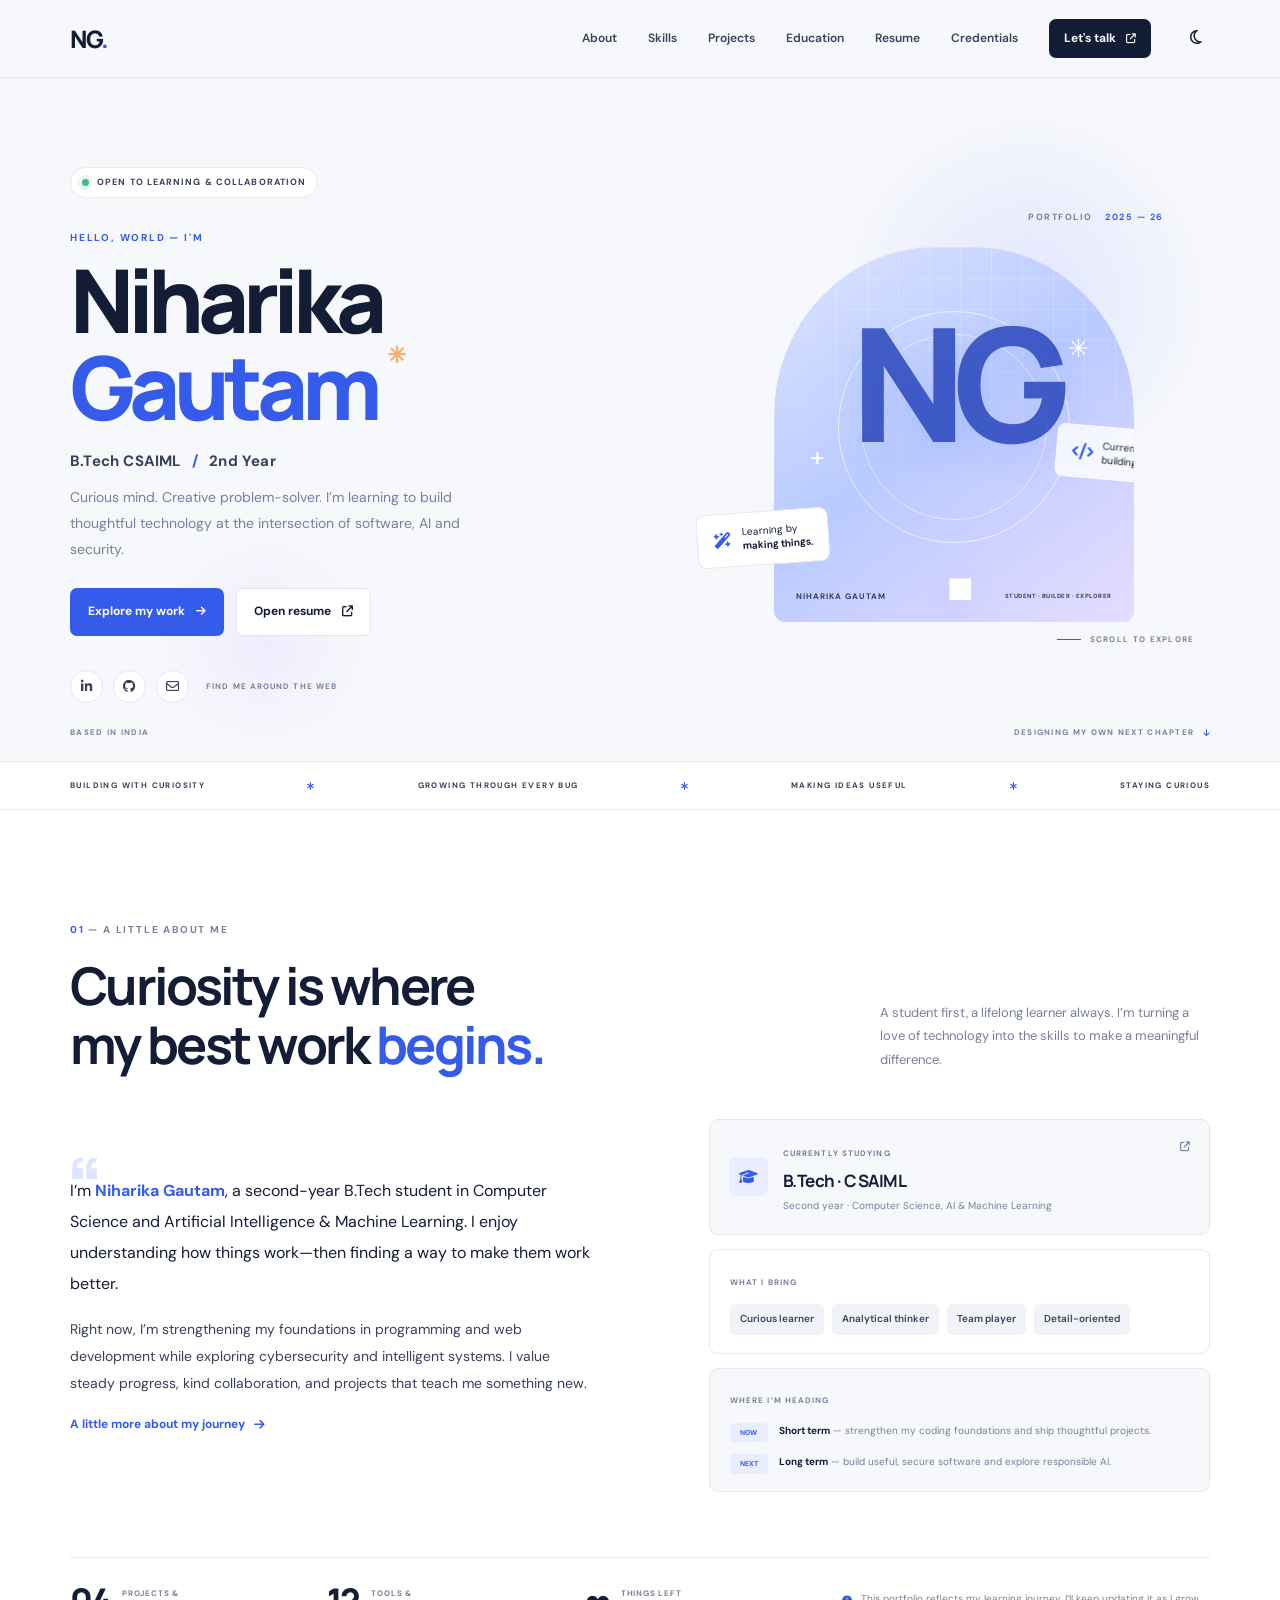
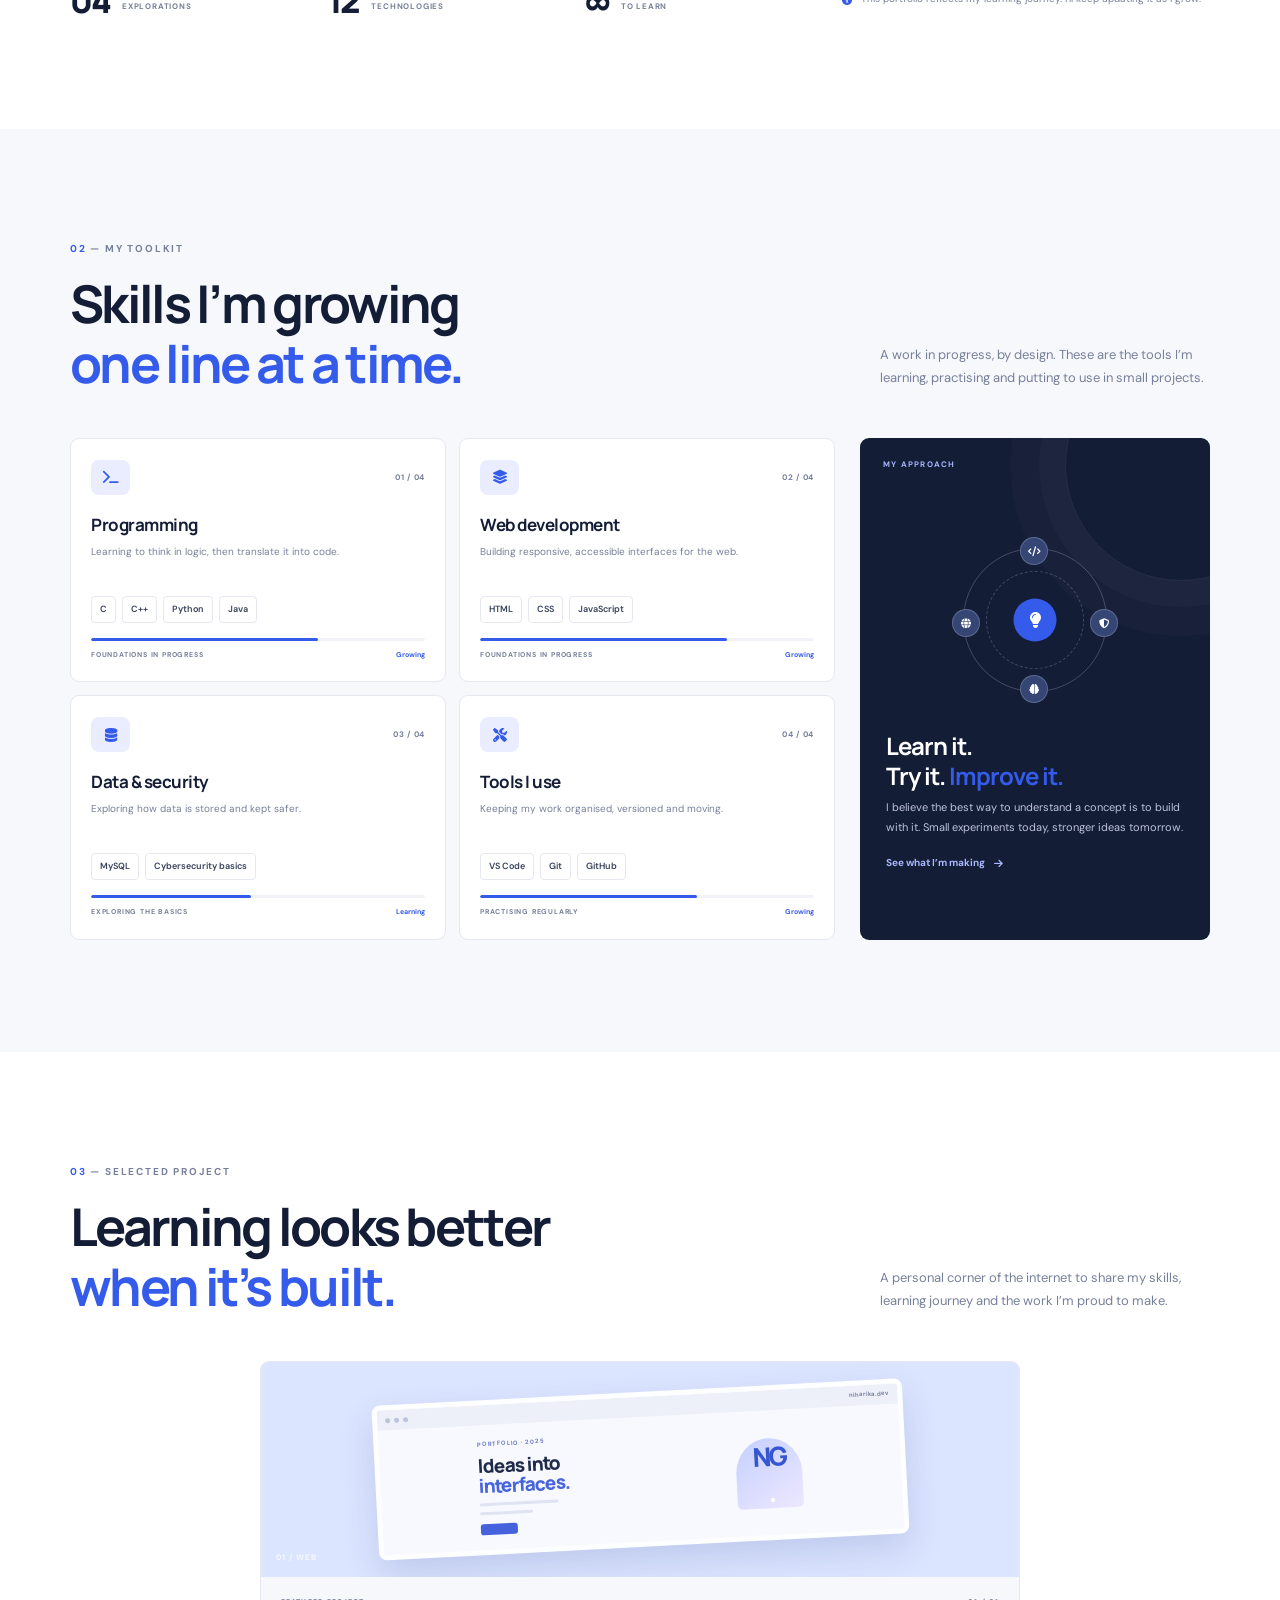
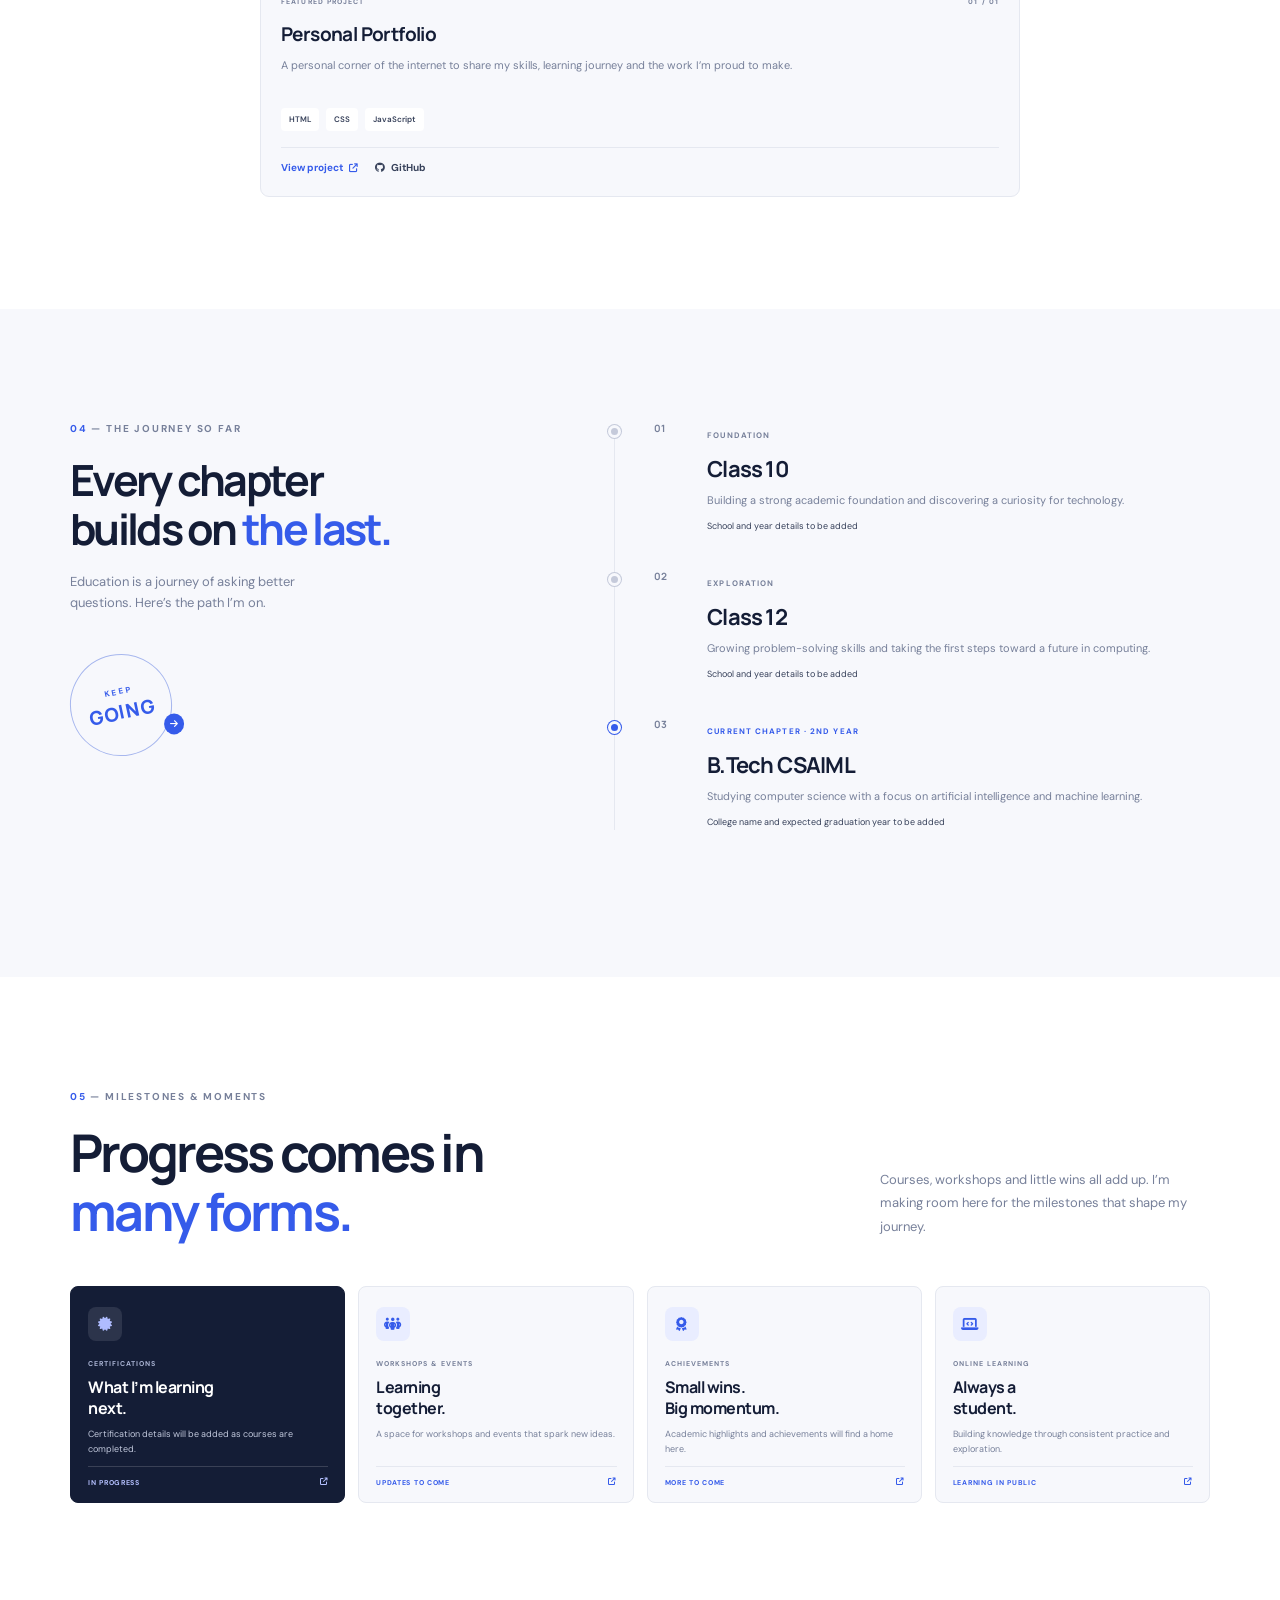
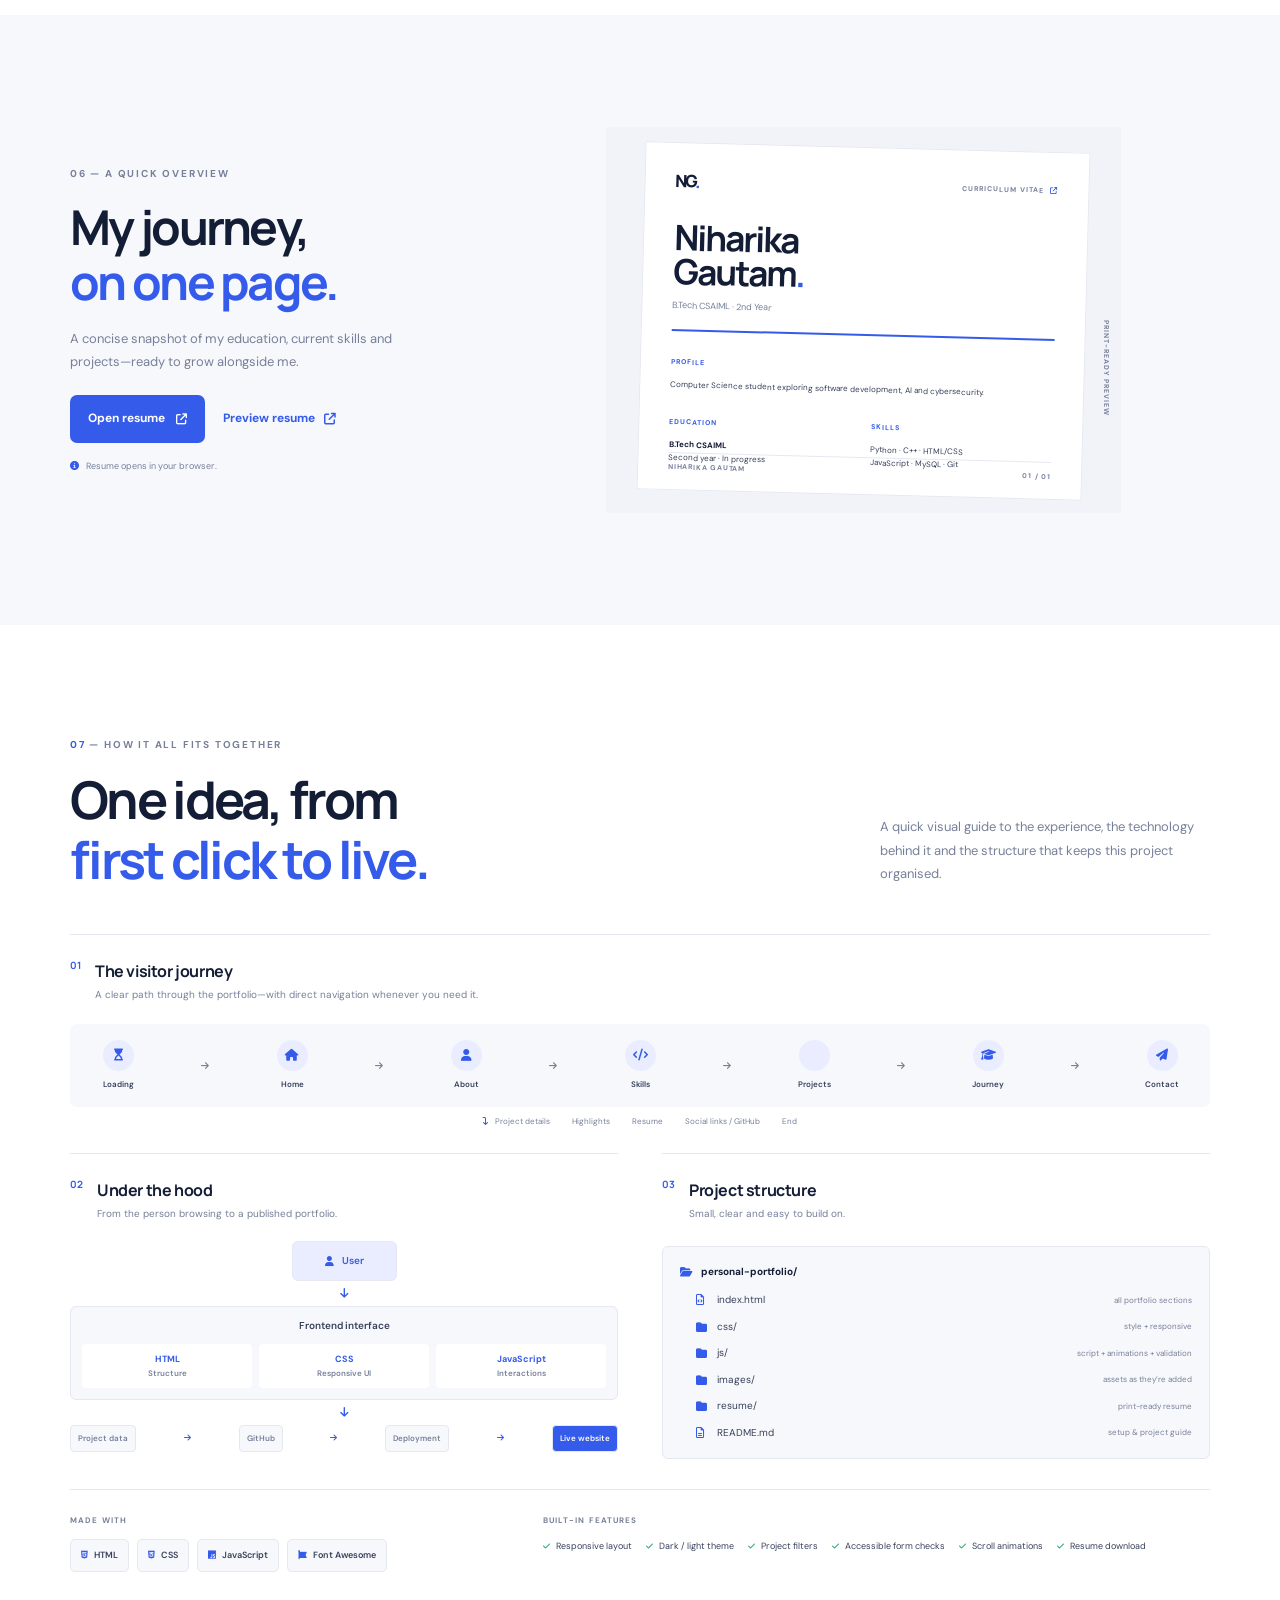
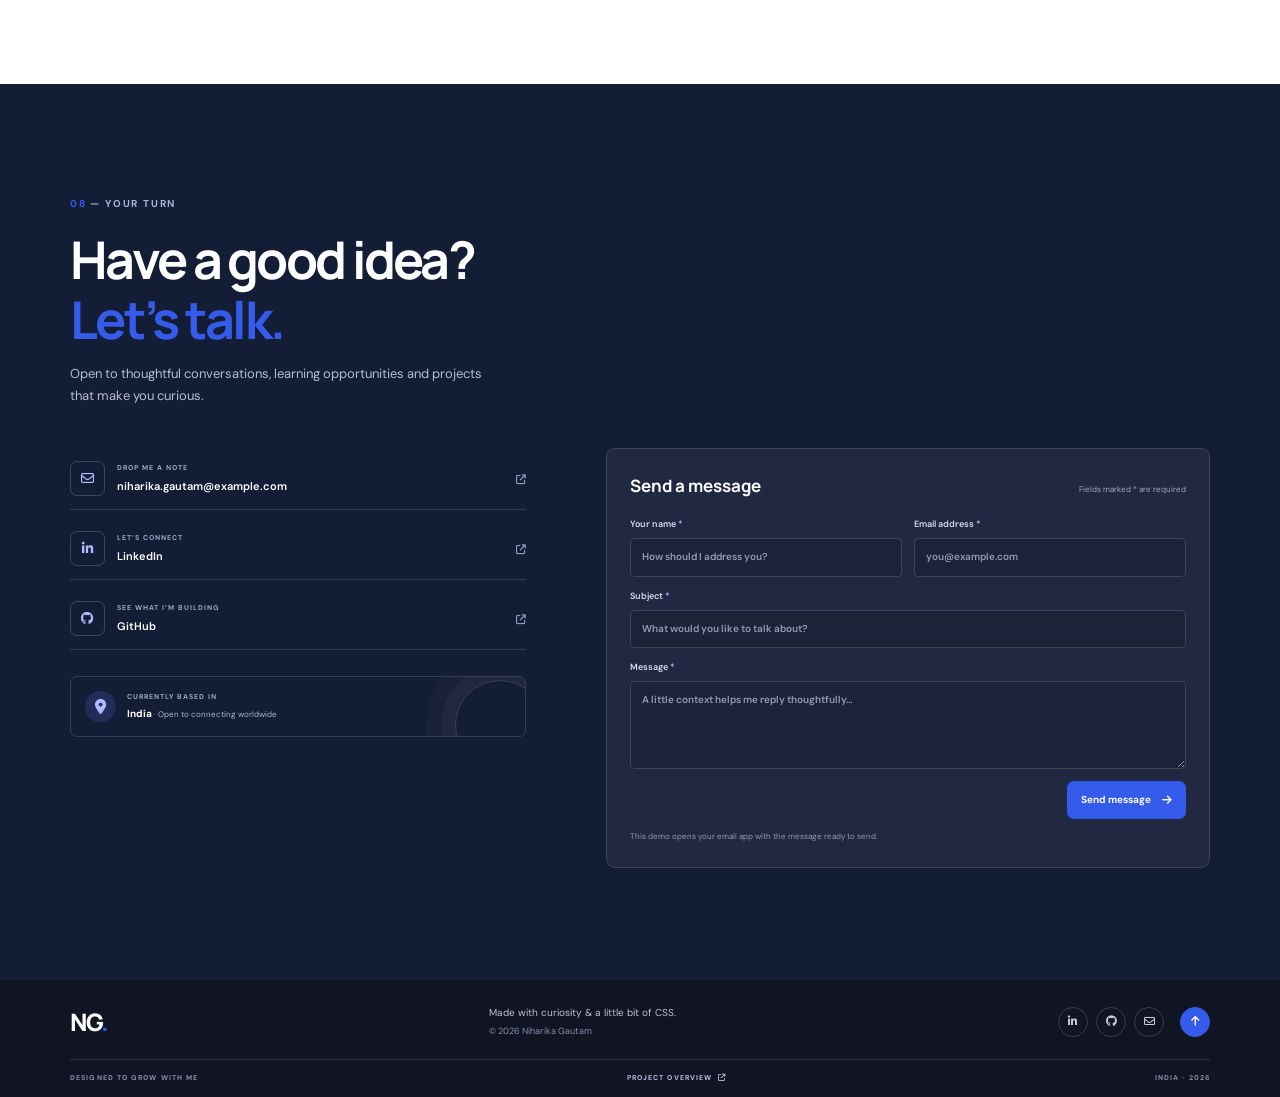
<file: index.html>
<!DOCTYPE html>
<html lang="en">
<head>
  <meta charset="UTF-8">
  <meta name="viewport" content="width=device-width, initial-scale=1.0">
  <meta name="theme-color" content="#f7f8fc">
  <meta name="description" content="Niharika Gautam — B.Tech CSAIML student exploring software development, AI and cybersecurity.">
  <title>Niharika Gautam — Developer in the making</title>
  <link rel="preconnect" href="https://fonts.googleapis.com">
  <link rel="preconnect" href="https://fonts.gstatic.com" crossorigin>
  <link href="https://fonts.googleapis.com/css2?family=DM+Sans:wght@400;500;600;700&family=Manrope:wght@400;500;600;700;800&display=swap" rel="stylesheet">
  <link rel="stylesheet" href="https://cdnjs.cloudflare.com/ajax/libs/font-awesome/6.5.2/css/all.min.css">
  <link rel="stylesheet" href="css/style.css">
  <link rel="stylesheet" href="css/responsive.css">
  <script src="js/animations.js" defer></script>
  <script src="js/validation.js" defer></script>
  <script src="js/script.js" defer></script>
</head>
<body>
  <div class="page-loader" aria-label="Loading portfolio"><span class="loader-mark">N<span>.</span></span><span class="loader-line"></span></div>
  <header class="site-header">
    <nav class="nav-shell container" aria-label="Main navigation">
      <a class="brand" href="#home" aria-label="Niharika Gautam home">NG<span>.</span></a>
      <button class="menu-toggle" aria-label="Open navigation menu" aria-expanded="false"><i class="fa-solid fa-bars"></i></button>
      <div class="nav-links">
        <a href="#about">About</a><a href="#skills">Skills</a><a href="#projects">Projects</a><a href="#journey">Education</a><a href="#resume">Resume</a><a href="#credentials">Credentials</a>
        <a class="nav-contact" href="#contact">Let's talk <i class="fa-solid fa-arrow-up-right-from-square"></i></a>
        <button class="theme-toggle" aria-label="Switch to dark mode" title="Toggle color theme"><i class="fa-regular fa-moon"></i></button>
      </div>
    </nav>
  </header>

  <main>
    <section class="hero section-pad" id="home">
      <div class="hero-orb orb-one"></div><div class="hero-orb orb-two"></div>
      <div class="container hero-layout">
        <div class="hero-copy reveal">
          <div class="availability"><span class="status-dot"></span> OPEN TO LEARNING & COLLABORATION</div>
          <p class="eyebrow">HELLO, WORLD — I'M</p>
          <h1>Niharika<br><span>Gautam</span><sup>✳</sup></h1>
          <p class="hero-role">B.Tech CSAIML <span class="role-divider">/</span> 2nd Year</p>
          <p class="hero-intro">Curious mind. Creative problem-solver. I’m learning to build thoughtful technology at the intersection of software, AI and security.</p>
          <div class="hero-actions">
            <a class="button button-primary" href="#projects">Explore my work <i class="fa-solid fa-arrow-right"></i></a>
            <a class="button button-outline" href="resume/Niharika_Gautam_Resume.html" target="_blank" rel="noreferrer">Open resume <i class="fa-solid fa-arrow-up-right-from-square"></i></a>
          </div>
          <div class="hero-socials" aria-label="Social links">
            <a href="https://www.linkedin.com/" target="_blank" rel="noreferrer" aria-label="LinkedIn"><i class="fa-brands fa-linkedin-in"></i></a>
            <a href="https://github.com/" target="_blank" rel="noreferrer" aria-label="GitHub"><i class="fa-brands fa-github"></i></a>
            <a href="mailto:niharika.gautam@example.com" aria-label="Email"><i class="fa-regular fa-envelope"></i></a>
            <span class="social-caption">FIND ME AROUND THE WEB</span>
          </div>
        </div>
        <div class="hero-visual reveal reveal-delay">
          <div class="visual-index">PORTFOLIO <span>2025 — 26</span></div>
          <div class="portrait-card">
            <div class="portrait-grid"></div>
            <div class="portrait-spark spark-a">✳</div><div class="portrait-spark spark-b">+</div>
            <div class="portrait-initials">NG<span>.</span></div>
            <div class="portrait-caption"><span>NIHARIKA GAUTAM</span><span>STUDENT · BUILDER · EXPLORER</span></div>
            <div class="portrait-sticker"><i class="fa-solid fa-code"></i><span>Currently<br>building</span></div>
          </div>
          <div class="floating-note"><i class="fa-solid fa-wand-magic-sparkles"></i><span>Learning by<br><b>making things.</b></span></div>
          <div class="scroll-cue"><span></span> SCROLL TO EXPLORE</div>
        </div>
      </div>
      <div class="hero-footer container"><span>BASED IN INDIA</span><span>DESIGNING MY OWN NEXT CHAPTER <i class="fa-solid fa-arrow-down"></i></span></div>
    </section>

    <section class="intro-strip">
      <div class="container strip-inner"><span>BUILDING WITH CURIOSITY</span><i class="fa-solid fa-asterisk"></i><span>GROWING THROUGH EVERY BUG</span><i class="fa-solid fa-asterisk"></i><span>MAKING IDEAS USEFUL</span><i class="fa-solid fa-asterisk"></i><span>STAYING CURIOUS</span></div>
    </section>

    <section class="section-pad about-section" id="about">
      <div class="container">
        <div class="section-heading reveal"><div><p class="eyebrow"><span>01</span> — A LITTLE ABOUT ME</p><h2>Curiosity is where<br>my best work <em>begins.</em></h2></div><p class="heading-note">A student first, a lifelong learner always. I’m turning a love of technology into the skills to make a meaningful difference.</p></div>
        <div class="about-grid">
          <article class="about-story reveal"><div class="story-mark">“</div><p>I’m <strong>Niharika Gautam</strong>, a second-year B.Tech student in Computer Science and Artificial Intelligence & Machine Learning. I enjoy understanding how things work—then finding a way to make them work better.</p><p>Right now, I’m strengthening my foundations in programming and web development while exploring cybersecurity and intelligent systems. I value steady progress, kind collaboration, and projects that teach me something new.</p><a class="text-link" href="#contact">A little more about my journey <i class="fa-solid fa-arrow-right"></i></a></article>
          <div class="about-side reveal reveal-delay">
            <div class="info-card education-mini"><span class="card-icon"><i class="fa-solid fa-graduation-cap"></i></span><div><span class="card-kicker">CURRENTLY STUDYING</span><h3>B.Tech · CSAIML</h3><p>Second year · Computer Science, AI & Machine Learning</p></div><span class="card-arrow"><i class="fa-solid fa-arrow-up-right-from-square"></i></span></div>
            <div class="strength-card"><span class="card-kicker">WHAT I BRING</span><div class="strength-tags"><span>Curious learner</span><span>Analytical thinker</span><span>Team player</span><span>Detail-oriented</span></div></div>
            <div class="goals-card"><span class="card-kicker">WHERE I’M HEADING</span><div class="goal-row"><span class="goal-marker">NOW</span><p><b>Short term</b> — strengthen my coding foundations and ship thoughtful projects.</p></div><div class="goal-row"><span class="goal-marker">NEXT</span><p><b>Long term</b> — build useful, secure software and explore responsible AI.</p></div></div>
          </div>
        </div>
        <div class="stats-row reveal">
          <div class="stat-item"><strong>04</strong><span>PROJECTS &<br>EXPLORATIONS</span></div><div class="stat-item"><strong>12</strong><span>TOOLS &<br>TECHNOLOGIES</span></div><div class="stat-item"><strong>∞</strong><span>THINGS LEFT<br>TO LEARN</span></div><div class="stat-note"><i class="fa-solid fa-circle-info"></i> This portfolio reflects my learning journey. I’ll keep updating it as I grow.</div>
        </div>
      </div>
    </section>

    <section class="section-pad skills-section" id="skills">
      <div class="container">
        <div class="section-heading reveal"><div><p class="eyebrow"><span>02</span> — MY TOOLKIT</p><h2>Skills I’m growing<br><em>one line at a time.</em></h2></div><p class="heading-note">A work in progress, by design. These are the tools I’m learning, practising and putting to use in small projects.</p></div>
        <div class="skills-layout">
          <div class="skill-categories">
            <article class="skill-card reveal"><div class="skill-card-top"><span class="skill-icon"><i class="fa-solid fa-terminal"></i></span><span class="skill-count">01 / 04</span></div><h3>Programming</h3><p>Learning to think in logic, then translate it into code.</p><div class="skill-pills"><span>C</span><span>C++</span><span>Python</span><span>Java</span></div><div class="learning-meter" role="progressbar" aria-label="Programming foundations, self-assessed learning progress" aria-valuemin="0" aria-valuemax="100" aria-valuenow="68"><span style="--level:68%"></span></div><div class="meter-caption">FOUNDATIONS IN PROGRESS <span>Growing</span></div></article>
            <article class="skill-card reveal reveal-delay"><div class="skill-card-top"><span class="skill-icon"><i class="fa-solid fa-layer-group"></i></span><span class="skill-count">02 / 04</span></div><h3>Web development</h3><p>Building responsive, accessible interfaces for the web.</p><div class="skill-pills"><span>HTML</span><span>CSS</span><span>JavaScript</span></div><div class="learning-meter" role="progressbar" aria-label="Web development foundations, self-assessed learning progress" aria-valuemin="0" aria-valuemax="100" aria-valuenow="74"><span style="--level:74%"></span></div><div class="meter-caption">FOUNDATIONS IN PROGRESS <span>Growing</span></div></article>
            <article class="skill-card reveal"><div class="skill-card-top"><span class="skill-icon"><i class="fa-solid fa-database"></i></span><span class="skill-count">03 / 04</span></div><h3>Data & security</h3><p>Exploring how data is stored and kept safer.</p><div class="skill-pills"><span>MySQL</span><span>Cybersecurity basics</span></div><div class="learning-meter" role="progressbar" aria-label="Data and security, self-assessed learning progress" aria-valuemin="0" aria-valuemax="100" aria-valuenow="48"><span style="--level:48%"></span></div><div class="meter-caption">EXPLORING THE BASICS <span>Learning</span></div></article>
            <article class="skill-card reveal reveal-delay"><div class="skill-card-top"><span class="skill-icon"><i class="fa-solid fa-screwdriver-wrench"></i></span><span class="skill-count">04 / 04</span></div><h3>Tools I use</h3><p>Keeping my work organised, versioned and moving.</p><div class="skill-pills"><span>VS Code</span><span>Git</span><span>GitHub</span></div><div class="learning-meter" role="progressbar" aria-label="Development tools, self-assessed learning progress" aria-valuemin="0" aria-valuemax="100" aria-valuenow="65"><span style="--level:65%"></span></div><div class="meter-caption">PRACTISING REGULARLY <span>Growing</span></div></article>
          </div>
          <aside class="skills-aside reveal"><div class="aside-overline">MY APPROACH</div><div class="orbit-graphic"><div class="orbit orbit-one"></div><div class="orbit orbit-two"></div><span class="orbit-core"><i class="fa-solid fa-lightbulb"></i></span><span class="orbit-node node-a"><i class="fa-solid fa-code"></i></span><span class="orbit-node node-b"><i class="fa-solid fa-shield-halved"></i></span><span class="orbit-node node-c"><i class="fa-solid fa-brain"></i></span><span class="orbit-node node-d"><i class="fa-solid fa-globe"></i></span></div><h3>Learn it.<br>Try it. <em>Improve it.</em></h3><p>I believe the best way to understand a concept is to build with it. Small experiments today, stronger ideas tomorrow.</p><a href="#projects" class="text-link">See what I’m making <i class="fa-solid fa-arrow-right"></i></a></aside>
        </div>
      </div>
    </section>

    <section class="section-pad projects-section" id="projects">
      <div class="container">
        <div class="section-heading reveal"><div><p class="eyebrow"><span>03</span> — SELECTED PROJECT</p><h2>Learning looks better<br><em>when it’s built.</em></h2></div><p class="heading-note">A personal corner of the internet to share my skills, learning journey and the work I’m proud to make.</p></div>
        <div class="project-grid project-grid-single">
          <article class="project-card project-featured reveal" data-category="web">
            <div class="project-art art-portfolio"><div class="art-browser"><div class="browser-bar"><span></span><span></span><span></span><b>niharika.dev</b></div><div class="browser-content"><div class="browser-lines"><small>PORTFOLIO · 2025</small><strong>Ideas into<br><em>interfaces.</em></strong><span></span><span></span><i></i></div><div class="browser-abstract">NG<span>.</span></div></div></div><span class="art-label">01 / WEB</span></div>
            <div class="project-info"><div class="project-meta"><span>FEATURED PROJECT</span><span>01 / 01</span></div><h3>Personal Portfolio</h3><p>A personal corner of the internet to share my skills, learning journey and the work I’m proud to make.</p><div class="project-tech"><span>HTML</span><span>CSS</span><span>JavaScript</span></div><div class="project-actions"><a href="#home" class="project-link">View project <i class="fa-solid fa-arrow-up-right-from-square"></i></a><a href="https://github.com/missniharika2006-ops/portfolio-website" target="_blank" rel="noreferrer" class="project-github"><i class="fa-brands fa-github"></i> GitHub</a></div></div>
          </article>
        </div>
      </div>
    </section>

    <section class="section-pad journey-section" id="journey">
      <div class="container journey-layout">
        <div class="journey-intro reveal"><p class="eyebrow"><span>04</span> — THE JOURNEY SO FAR</p><h2>Every chapter<br>builds on <em>the last.</em></h2><p>Education is a journey of asking better questions. Here’s the path I’m on.</p><div class="journey-stamp"><span>KEEP</span><strong>GOING</strong><i class="fa-solid fa-arrow-right"></i></div></div>
        <div class="timeline reveal reveal-delay">
          <article class="timeline-item"><span class="timeline-dot"></span><span class="timeline-index">01</span><div class="timeline-content"><span class="timeline-status">FOUNDATION</span><h3>Class 10</h3><p>Building a strong academic foundation and discovering a curiosity for technology.</p><span class="timeline-school">School and year details to be added</span></div></article>
          <article class="timeline-item"><span class="timeline-dot"></span><span class="timeline-index">02</span><div class="timeline-content"><span class="timeline-status">EXPLORATION</span><h3>Class 12</h3><p>Growing problem-solving skills and taking the first steps toward a future in computing.</p><span class="timeline-school">School and year details to be added</span></div></article>
          <article class="timeline-item current"><span class="timeline-dot"></span><span class="timeline-index">03</span><div class="timeline-content"><span class="timeline-status">CURRENT CHAPTER · 2ND YEAR</span><h3>B.Tech CSAIML</h3><p>Studying computer science with a focus on artificial intelligence and machine learning.</p><span class="timeline-school">College name and expected graduation year to be added</span></div></article>
        </div>
      </div>
    </section>

    <section class="section-pad credentials-section" id="credentials">
      <div class="container">
        <div class="section-heading reveal"><div><p class="eyebrow"><span>05</span> — MILESTONES & MOMENTS</p><h2>Progress comes in<br><em>many forms.</em></h2></div><p class="heading-note">Courses, workshops and little wins all add up. I’m making room here for the milestones that shape my journey.</p></div>
        <div class="credential-grid">
          <article class="credential-card credential-primary reveal"><span class="credential-symbol"><i class="fa-solid fa-certificate"></i></span><span class="credential-type">CERTIFICATIONS</span><h3>What I’m learning<br>next.</h3><p>Certification details will be added as courses are completed.</p><span class="credential-footer">IN PROGRESS <i class="fa-solid fa-arrow-up-right-from-square"></i></span></article>
          <article class="credential-card reveal reveal-delay"><span class="credential-symbol"><i class="fa-solid fa-people-group"></i></span><span class="credential-type">WORKSHOPS & EVENTS</span><h3>Learning<br>together.</h3><p>A space for workshops and events that spark new ideas.</p><span class="credential-footer">UPDATES TO COME <i class="fa-solid fa-arrow-up-right-from-square"></i></span></article>
          <article class="credential-card reveal"><span class="credential-symbol"><i class="fa-solid fa-award"></i></span><span class="credential-type">ACHIEVEMENTS</span><h3>Small wins.<br>Big momentum.</h3><p>Academic highlights and achievements will find a home here.</p><span class="credential-footer">MORE TO COME <i class="fa-solid fa-arrow-up-right-from-square"></i></span></article>
          <article class="credential-card reveal reveal-delay"><span class="credential-symbol"><i class="fa-solid fa-laptop-code"></i></span><span class="credential-type">ONLINE LEARNING</span><h3>Always a<br>student.</h3><p>Building knowledge through consistent practice and exploration.</p><span class="credential-footer">LEARNING IN PUBLIC <i class="fa-solid fa-arrow-up-right-from-square"></i></span></article>
        </div>
      </div>
    </section>

    <section class="section-pad resume-section" id="resume">
      <div class="container resume-layout">
        <div class="resume-copy reveal"><p class="eyebrow"><span>06</span> — A QUICK OVERVIEW</p><h2>My journey,<br><em>on one page.</em></h2><p>A concise snapshot of my education, current skills and projects—ready to grow alongside me.</p><div class="resume-actions"><a class="button button-primary" href="resume/Niharika_Gautam_Resume.html" target="_blank" rel="noreferrer">Open resume <i class="fa-solid fa-arrow-up-right-from-square"></i></a><a class="text-link" href="resume/Niharika_Gautam_Resume.html" target="_blank" rel="noreferrer">Preview resume <i class="fa-solid fa-arrow-up-right-from-square"></i></a></div><p class="resume-hint"><i class="fa-solid fa-circle-info"></i> Resume opens in your browser.</p></div>
        <div class="resume-paper-wrap reveal reveal-delay"><div class="resume-paper"><div class="paper-top"><span>NG<span class="blue-dot">.</span></span><span>CURRICULUM VITAE <i class="fa-solid fa-arrow-up-right-from-square"></i></span></div><h3>Niharika<br>Gautam<span>.</span></h3><p class="paper-role">B.Tech CSAIML · 2nd Year</p><div class="paper-rule"></div><div class="paper-section"><span>PROFILE</span><p>Computer Science student exploring software development, AI and cybersecurity.</p></div><div class="paper-columns"><div class="paper-section"><span>EDUCATION</span><p><b>B.Tech CSAIML</b><br>Second year · In progress</p></div><div class="paper-section"><span>SKILLS</span><p>Python · C++ · HTML/CSS<br>JavaScript · MySQL · Git</p></div></div><div class="paper-bottom"><span>NIHARIKA GAUTAM</span><span>01 / 01</span></div></div><div class="paper-side-label">PRINT-READY PREVIEW</div></div>
      </div>
    </section>

    <section class="section-pad overview-section" id="overview">
      <div class="container">
        <div class="section-heading reveal"><div><p class="eyebrow"><span>07</span> — HOW IT ALL FITS TOGETHER</p><h2>One idea, from<br><em>first click to live.</em></h2></div><p class="heading-note">A quick visual guide to the experience, the technology behind it and the structure that keeps this project organised.</p></div>
        <div class="overview-block reveal"><div class="overview-title"><span>01</span><div><h3>The visitor journey</h3><p>A clear path through the portfolio—with direct navigation whenever you need it.</p></div></div><div class="flow-track"><div class="flow-step"><i class="fa-solid fa-hourglass-start"></i><span>Loading</span></div><i class="fa-solid fa-arrow-right flow-arrow"></i><div class="flow-step"><i class="fa-solid fa-house"></i><span>Home</span></div><i class="fa-solid fa-arrow-right flow-arrow"></i><div class="flow-step"><i class="fa-solid fa-user"></i><span>About</span></div><i class="fa-solid fa-arrow-right flow-arrow"></i><div class="flow-step"><i class="fa-solid fa-code"></i><span>Skills</span></div><i class="fa-solid fa-arrow-right flow-arrow"></i><div class="flow-step"><i class="fa-solid fa-grid-2"></i><span>Projects</span></div><i class="fa-solid fa-arrow-right flow-arrow"></i><div class="flow-step"><i class="fa-solid fa-graduation-cap"></i><span>Journey</span></div><i class="fa-solid fa-arrow-right flow-arrow"></i><div class="flow-step"><i class="fa-solid fa-paper-plane"></i><span>Contact</span></div></div><div class="flow-footnote"><span><i class="fa-solid fa-arrow-turn-down"></i> Project details</span><span>Highlights</span><span>Resume</span><span>Social links / GitHub</span><span>End</span></div></div>
        <div class="overview-columns">
          <div class="overview-block technical-block reveal"><div class="overview-title"><span>02</span><div><h3>Under the hood</h3><p>From the person browsing to a published portfolio.</p></div></div><div class="tech-flow"><div class="tech-box user-box"><i class="fa-solid fa-user"></i><span>User</span></div><i class="fa-solid fa-arrow-down"></i><div class="tech-box"><span>Frontend interface</span><div class="tech-branches"><span><b>HTML</b>Structure</span><span><b>CSS</b>Responsive UI</span><span><b>JavaScript</b>Interactions</span></div></div><i class="fa-solid fa-arrow-down"></i><div class="tech-pipeline"><span>Project data</span><i class="fa-solid fa-arrow-right"></i><span>GitHub</span><i class="fa-solid fa-arrow-right"></i><span>Deployment</span><i class="fa-solid fa-arrow-right"></i><b>Live website</b></div></div></div>
          <div class="overview-block structure-block reveal reveal-delay"><div class="overview-title"><span>03</span><div><h3>Project structure</h3><p>Small, clear and easy to build on.</p></div></div><div class="file-tree"><div><i class="fa-solid fa-folder-open"></i><b>personal-portfolio/</b></div><span class="tree-child"><i class="fa-regular fa-file-code"></i> index.html <small>all portfolio sections</small></span><span class="tree-child"><i class="fa-solid fa-folder"></i> css/ <small>style + responsive</small></span><span class="tree-child"><i class="fa-solid fa-folder"></i> js/ <small>script + animations + validation</small></span><span class="tree-child"><i class="fa-solid fa-folder"></i> images/ <small>assets as they’re added</small></span><span class="tree-child"><i class="fa-solid fa-folder"></i> resume/ <small>print-ready resume</small></span><span class="tree-child"><i class="fa-regular fa-file-lines"></i> README.md <small>setup & project guide</small></span></div></div>
        </div>
        <div class="overview-bottom reveal"><div><span class="overview-label">MADE WITH</span><div class="tech-stack"><span><i class="fa-brands fa-html5"></i> HTML</span><span><i class="fa-brands fa-css3-alt"></i> CSS</span><span><i class="fa-brands fa-js"></i> JavaScript</span><span><i class="fa-brands fa-font-awesome"></i> Font Awesome</span></div></div><div><span class="overview-label">BUILT-IN FEATURES</span><div class="feature-list"><span><i class="fa-solid fa-check"></i> Responsive layout</span><span><i class="fa-solid fa-check"></i> Dark / light theme</span><span><i class="fa-solid fa-check"></i> Project filters</span><span><i class="fa-solid fa-check"></i> Accessible form checks</span><span><i class="fa-solid fa-check"></i> Scroll animations</span><span><i class="fa-solid fa-check"></i> Resume download</span></div></div></div>
      </div>
    </section>

    <section class="section-pad contact-section" id="contact">
      <div class="container">
        <div class="contact-top reveal"><p class="eyebrow"><span>08</span> — YOUR TURN</p><h2>Have a good idea?<br><em>Let’s talk.</em></h2><p>Open to thoughtful conversations, learning opportunities and projects that make you curious.</p></div>
        <div class="contact-layout">
          <div class="contact-info reveal"><a href="mailto:niharika.gautam@example.com" class="contact-method"><span class="method-icon"><i class="fa-regular fa-envelope"></i></span><span><small>DROP ME A NOTE</small><b>niharika.gautam@example.com</b></span><i class="fa-solid fa-arrow-up-right-from-square method-arrow"></i></a><a href="https://www.linkedin.com/" target="_blank" rel="noreferrer" class="contact-method"><span class="method-icon"><i class="fa-brands fa-linkedin-in"></i></span><span><small>LET’S CONNECT</small><b>LinkedIn</b></span><i class="fa-solid fa-arrow-up-right-from-square method-arrow"></i></a><a href="https://github.com/" target="_blank" rel="noreferrer" class="contact-method"><span class="method-icon"><i class="fa-brands fa-github"></i></span><span><small>SEE WHAT I’M BUILDING</small><b>GitHub</b></span><i class="fa-solid fa-arrow-up-right-from-square method-arrow"></i></a><div class="location-card"><span class="location-pin"><i class="fa-solid fa-location-dot"></i></span><div><small>CURRENTLY BASED IN</small><b>India <span>· Open to connecting worldwide</span></b></div><div class="location-dots"></div></div></div>
          <form class="contact-form reveal reveal-delay" id="contact-form" novalidate>
            <div class="form-heading"><h3>Send a message</h3><span>Fields marked * are required</span></div>
            <div class="form-row"><label for="name">Your name <span>*</span><input type="text" id="name" name="name" placeholder="How should I address you?" required minlength="2" autocomplete="name"></label><label for="email">Email address <span>*</span><input type="email" id="email" name="email" placeholder="you@example.com" required autocomplete="email"></label></div>
            <label for="subject">Subject <span>*</span><input type="text" id="subject" name="subject" placeholder="What would you like to talk about?" required minlength="3"></label>
            <label for="message">Message <span>*</span><textarea id="message" name="message" rows="4" placeholder="A little context helps me reply thoughtfully…" required minlength="10"></textarea></label>
            <div class="form-bottom"><p class="form-status" aria-live="polite"></p><button class="button button-primary" type="submit">Send message <i class="fa-solid fa-arrow-right"></i></button></div>
            <p class="form-note">This demo opens your email app with the message ready to send.</p>
          </form>
        </div>
      </div>
    </section>
  </main>
  <footer class="site-footer"><div class="container footer-main"><a class="brand footer-brand" href="#home">NG<span>.</span></a><p>Made with curiosity & a little bit of CSS.<br><span>© <span id="year"></span> Niharika Gautam</span></p><div class="footer-links"><a href="https://www.linkedin.com/" target="_blank" rel="noreferrer" aria-label="LinkedIn"><i class="fa-brands fa-linkedin-in"></i></a><a href="https://github.com/" target="_blank" rel="noreferrer" aria-label="GitHub"><i class="fa-brands fa-github"></i></a><a href="mailto:niharika.gautam@example.com" aria-label="Email"><i class="fa-regular fa-envelope"></i></a><a href="#home" class="back-top" aria-label="Back to top"><i class="fa-solid fa-arrow-up"></i></a></div></div><div class="container footer-bottom"><span>DESIGNED TO GROW WITH ME</span><a href="#overview">PROJECT OVERVIEW <i class="fa-solid fa-arrow-up-right-from-square"></i></a><span>INDIA · <span id="footer-year"></span></span></div></footer>
  <button class="back-to-top" aria-label="Back to top"><i class="fa-solid fa-arrow-up"></i></button>
</body>
</html>
</file>
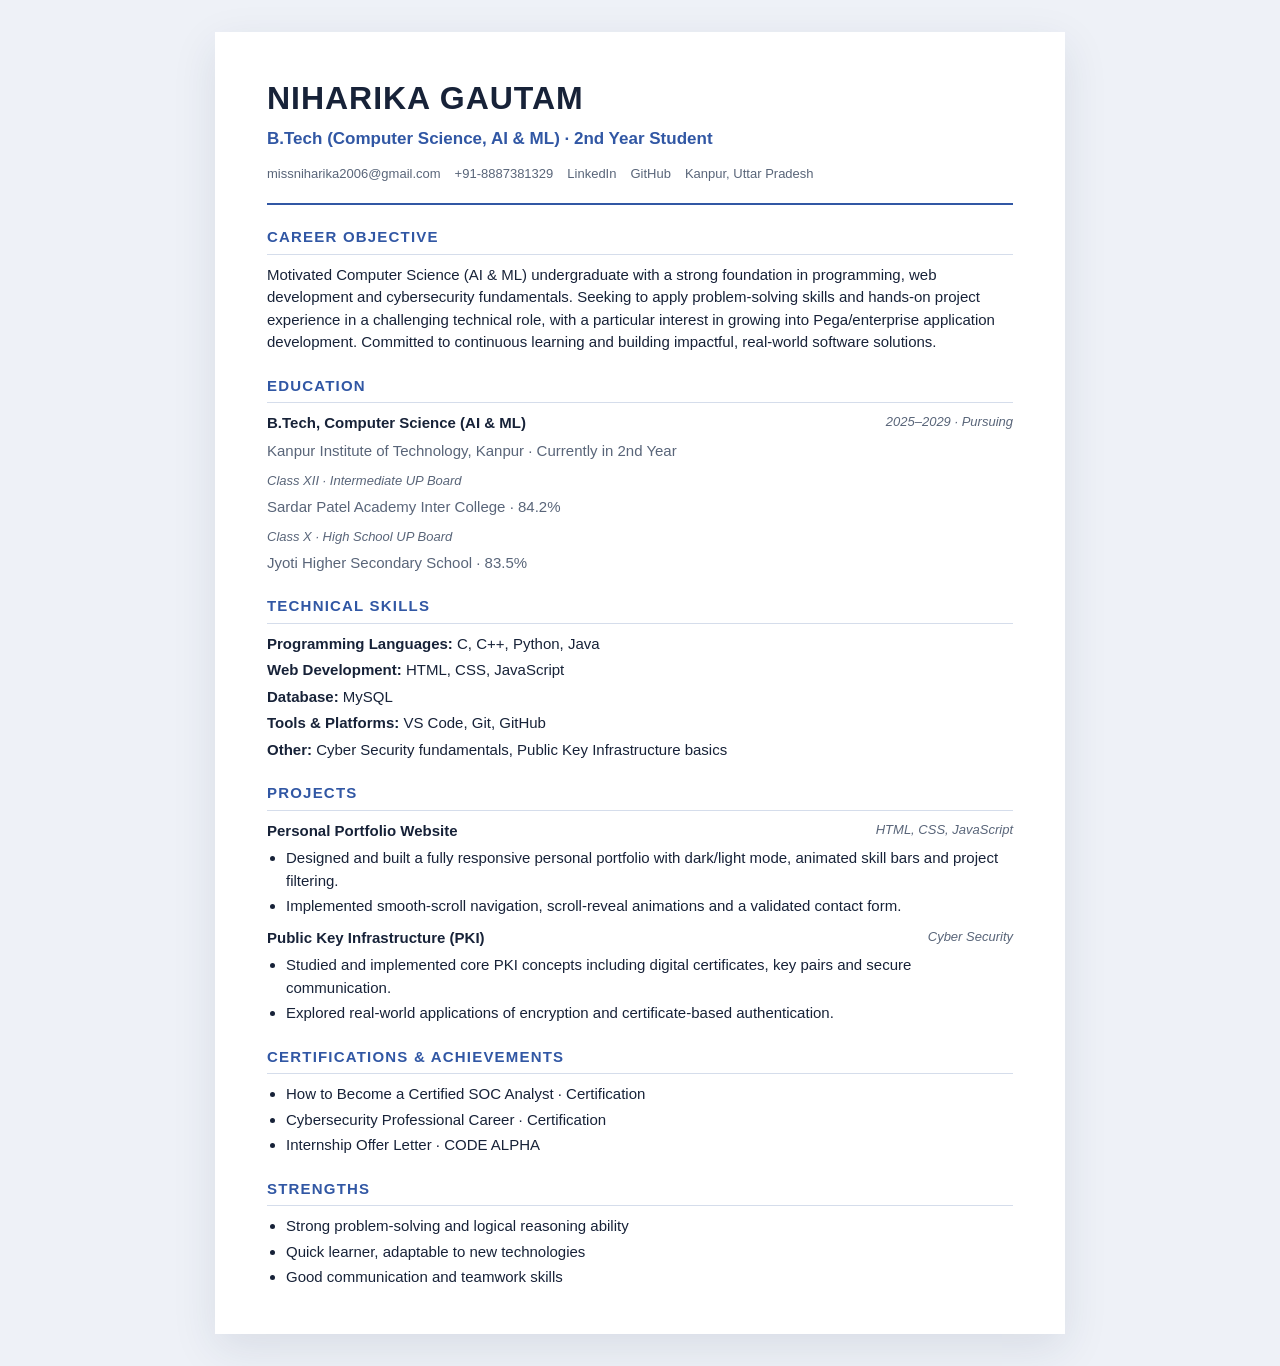
<file: resume/Niharika_Gautam_Resume.html>
<!DOCTYPE html>
<html lang="en">
<head>
  <meta charset="UTF-8">
  <meta name="viewport" content="width=device-width, initial-scale=1.0">
  <meta name="theme-color" content="#f4f6fb">
  <title>Niharika Gautam — Resume</title>
  <style>
    :root { color-scheme: light; --ink: #172238; --muted: #596579; --accent: #3157a4; --line: #d5ddeb; }
    * { box-sizing: border-box; }
    body { margin: 0; padding: 32px 16px; background: #eef1f7; color: var(--ink); font: 15px/1.5 Arial, Helvetica, sans-serif; }
    main { max-width: 850px; margin: auto; padding: 42px 52px; background: #fff; box-shadow: 0 14px 42px #1c2e4a1a; }
    header { padding-bottom: 20px; border-bottom: 2px solid var(--accent); }
    h1 { margin: 0; font-size: 32px; letter-spacing: .03em; }
    .headline { margin: 4px 0 12px; color: var(--accent); font-size: 17px; font-weight: 700; }
    .contact { display: flex; flex-wrap: wrap; gap: 4px 14px; color: var(--muted); font-size: 13px; }
    a { color: inherit; text-decoration: none; }
    section { margin-top: 21px; }
    h2 { margin: 0 0 9px; padding-bottom: 5px; border-bottom: 1px solid var(--line); color: var(--accent); font-size: 15px; letter-spacing: .08em; }
    p { margin: 5px 0; }
    .entry { margin: 9px 0; }
    .entry-title { display: flex; justify-content: space-between; gap: 16px; font-weight: 700; }
    .entry-title span:last-child { color: var(--muted); font-size: 13px; font-style: italic; font-weight: 400; text-align: right; }
    .subtle { color: var(--muted); }
    ul { margin: 5px 0 0; padding-left: 19px; }
    li { margin: 3px 0; }
    .skills p { margin: 4px 0; }
    @media (max-width: 600px) { body { padding: 0; background: white; } main { padding: 28px 22px; box-shadow: none; } .entry-title { display: block; } .entry-title span:last-child { display: block; text-align: left; } }
    @media print { body { padding: 0; background: white; } main { max-width: none; padding: 12mm 14mm; box-shadow: none; } a { color: inherit; } }
  </style>
</head>
<body>
  <main>
    <header>
      <h1>NIHARIKA GAUTAM</h1>
      <p class="headline">B.Tech (Computer Science, AI &amp; ML) · 2nd Year Student</p>
      <div class="contact">
        <a href="mailto:missniharika2006@gmail.com">missniharika2006@gmail.com</a>
        <a href="tel:+918887381329">+91-8887381329</a>
        <a href="https://www.linkedin.com/in/niharika-gautam-1288a031a">LinkedIn</a>
        <a href="https://github.com/niharika-gautam">GitHub</a>
        <span>Kanpur, Uttar Pradesh</span>
      </div>
    </header>

    <section>
      <h2>CAREER OBJECTIVE</h2>
      <p>Motivated Computer Science (AI &amp; ML) undergraduate with a strong foundation in programming, web development and cybersecurity fundamentals. Seeking to apply problem-solving skills and hands-on project experience in a challenging technical role, with a particular interest in growing into Pega/enterprise application development. Committed to continuous learning and building impactful, real-world software solutions.</p>
    </section>

    <section>
      <h2>EDUCATION</h2>
      <div class="entry"><div class="entry-title"><span>B.Tech, Computer Science (AI &amp; ML)</span><span>2025–2029 · Pursuing</span></div><p class="subtle">Kanpur Institute of Technology, Kanpur · Currently in 2nd Year</p></div>
      <div class="entry"><div class="entry-title"><span>Class XII · Intermediate UP Board</span></div><p class="subtle">Sardar Patel Academy Inter College · 84.2%</p></div>
      <div class="entry"><div class="entry-title"><span>Class X · High School UP Board</span></div><p class="subtle">Jyoti Higher Secondary School · 83.5%</p></div>
    </section>

    <section class="skills">
      <h2>TECHNICAL SKILLS</h2>
      <p><strong>Programming Languages:</strong> C, C++, Python, Java</p>
      <p><strong>Web Development:</strong> HTML, CSS, JavaScript</p>
      <p><strong>Database:</strong> MySQL</p>
      <p><strong>Tools &amp; Platforms:</strong> VS Code, Git, GitHub</p>
      <p><strong>Other:</strong> Cyber Security fundamentals, Public Key Infrastructure basics</p>
    </section>

    <section>
      <h2>PROJECTS</h2>
      <div class="entry"><div class="entry-title"><span>Personal Portfolio Website</span><span>HTML, CSS, JavaScript</span></div><ul><li>Designed and built a fully responsive personal portfolio with dark/light mode, animated skill bars and project filtering.</li><li>Implemented smooth-scroll navigation, scroll-reveal animations and a validated contact form.</li></ul></div>
      <div class="entry"><div class="entry-title"><span>Public Key Infrastructure (PKI)</span><span>Cyber Security</span></div><ul><li>Studied and implemented core PKI concepts including digital certificates, key pairs and secure communication.</li><li>Explored real-world applications of encryption and certificate-based authentication.</li></ul></div>
    </section>

    <section>
      <h2>CERTIFICATIONS &amp; ACHIEVEMENTS</h2>
      <ul><li>How to Become a Certified SOC Analyst · Certification</li><li>Cybersecurity Professional Career · Certification</li><li>Internship Offer Letter · CODE ALPHA</li></ul>
    </section>

    <section>
      <h2>STRENGTHS</h2>
      <ul><li>Strong problem-solving and logical reasoning ability</li><li>Quick learner, adaptable to new technologies</li><li>Good communication and teamwork skills</li></ul>
    </section>
  </main>
</body>
</html>
</file>
<file: css/style.css>
@import url('https://fonts.googleapis.com/css2?family=DM+Sans:wght@400;500;600;700&family=Manrope:wght@400;500;600;700;800&display=swap');

:root{--bg:#f7f8fc;--surface:#fff;--surface-soft:#f1f3f9;--ink:#141d36;--ink-soft:#37415a;--muted:#77809a;--line:#e5e8f0;--blue:#355bea;--blue-deep:#203fb8;--blue-soft:#e9edff;--lavender:#dfe5ff;--green:#28a879;--nav-bg:rgba(247,248,252,.88);--font-body:'DM Sans',sans-serif;--font-display:'Manrope',sans-serif;--transition:220ms ease}
*{box-sizing:border-box}
html{scroll-behavior:smooth;scroll-padding-top:90px}
body{margin:0;background:var(--bg);color:var(--ink);font-family:var(--font-body);font-size:15px;line-height:1.65;overflow-x:hidden;transition:background .3s,color .3s}
body.loading{overflow:hidden}
body.dark-theme{--bg:#111522;--surface:#191f30;--surface-soft:#20273b;--ink:#f2f4fc;--ink-soft:#c1c8dc;--muted:#919ab4;--line:#2d354b;--blue:#8298ff;--blue-deep:#9cafff;--blue-soft:#262f4d;--lavender:#252e4b;--green:#62d6a9;--nav-bg:rgba(17,21,34,.89)}
a{color:inherit;text-decoration:none}
button,input,textarea{font:inherit}
button,a{-webkit-tap-highlight-color:transparent}
button:focus-visible,a:focus-visible,input:focus-visible,textarea:focus-visible{outline:3px solid color-mix(in srgb,var(--blue) 42%,transparent);outline-offset:3px}
.container{width:min(1140px,calc(100% - 64px));margin-inline:auto}
.section-pad{padding:112px 0}
.page-loader{position:fixed;z-index:1000;inset:0;display:flex;flex-direction:column;align-items:center;justify-content:center;gap:18px;background:var(--bg);transition:opacity .45s ease,visibility .45s ease}
.page-loader.loaded{opacity:0;visibility:hidden}
.loader-mark{font:800 38px var(--font-display);letter-spacing:-3px;color:var(--ink)}
.loader-mark span,.brand span{color:var(--blue)}
.loader-line{width:76px;height:2px;background:var(--line);overflow:hidden}
.loader-line:after{content:"";display:block;width:40%;height:100%;background:var(--blue);animation:load-line .75s ease-in-out infinite alternate}
@keyframes load-line{to{transform:translateX(150%)}}
.site-header{height:78px;position:sticky;top:0;z-index:50;background:var(--nav-bg);backdrop-filter:blur(16px);border-bottom:1px solid color-mix(in srgb,var(--line) 70%,transparent)}
.nav-shell{height:100%;display:flex;align-items:center;justify-content:space-between}
.brand{font:800 24px var(--font-display);letter-spacing:-2px;color:var(--ink)}
.nav-links{display:flex;align-items:center;gap:31px}
.nav-links>a:not(.nav-contact){font-size:12px;font-weight:600;color:var(--ink-soft);transition:color var(--transition)}
.nav-links>a:not(.nav-contact):hover{color:var(--blue)}
.nav-contact{padding:10px 15px;border-radius:7px;background:var(--ink);color:var(--bg);font-size:12px;font-weight:700}
.nav-contact i{margin-left:7px;font-size:10px}
.theme-toggle,.menu-toggle{border:0;background:none;color:var(--ink);cursor:pointer}
.theme-toggle{font-size:16px;padding:8px}
.menu-toggle{display:none}
.hero{position:relative;padding:89px 0 22px;min-height:630px;overflow:hidden}
.hero-layout{position:relative;z-index:1;display:grid;grid-template-columns:1.05fr .95fr;align-items:center;gap:60px}
.hero-orb{position:absolute;border-radius:50%;filter:blur(2px);pointer-events:none}
.orb-one{width:380px;height:380px;top:30px;right:5%;background:radial-gradient(circle,rgba(191,204,255,.4),rgba(191,204,255,0) 70%)}
.orb-two{width:220px;height:220px;bottom:10px;left:12%;background:radial-gradient(circle,rgba(224,215,255,.34),transparent 70%)}
.availability{display:inline-flex;align-items:center;gap:8px;padding:7px 11px;background:var(--surface);border:1px solid var(--line);border-radius:50px;color:var(--ink-soft);font-size:9px;font-weight:700;letter-spacing:1.1px}
.status-dot{width:7px;height:7px;background:#45b88d;border-radius:50%;box-shadow:0 0 0 4px rgba(69,184,141,.13)}
.eyebrow{margin:0 0 17px;color:var(--muted);font-size:10px;font-weight:700;letter-spacing:1.8px}
.hero-copy .eyebrow{margin:32px 0 10px;color:var(--blue)}
h1,h2,h3,p{margin-top:0}
h1,h2,h3{font-family:var(--font-display)}
h1{margin:0;font-size:clamp(58px,7.2vw,88px);line-height:.99;letter-spacing:-6px;font-weight:800}
h1>span{color:var(--blue)}
h1 sup{display:inline-block;margin-left:10px;color:#faad67;font-size:23px;vertical-align:top;letter-spacing:0}
.hero-role{margin:18px 0 12px;color:var(--ink-soft);font-size:15px;font-weight:700;letter-spacing:.2px}
.role-divider{padding:0 7px;color:var(--blue)}
.hero-intro{max-width:430px;color:var(--muted);font-size:14px;line-height:1.85}
.hero-actions{display:flex;flex-wrap:wrap;gap:12px;margin-top:25px}
.button{display:inline-flex;align-items:center;justify-content:center;gap:11px;border:1px solid transparent;border-radius:7px;padding:13px 17px;font-size:12px;font-weight:700;cursor:pointer;transition:transform var(--transition),background var(--transition),color var(--transition),border-color var(--transition)}
.button:hover{transform:translateY(-2px)}
.button i{font-size:11px}
.button-primary{background:var(--blue);color:white}
.button-primary:hover{background:var(--blue-deep)}
.button-outline{border-color:var(--line);background:var(--surface);color:var(--ink)}
.button-outline:hover{border-color:var(--blue);color:var(--blue)}
.hero-socials{display:flex;align-items:center;gap:10px;margin-top:34px}
.hero-socials a,.footer-links>a{width:33px;height:33px;display:grid;place-items:center;border:1px solid var(--line);border-radius:50%;background:var(--surface);color:var(--ink-soft);font-size:13px;transition:all var(--transition)}
.hero-socials a:hover,.footer-links>a:hover{background:var(--blue);border-color:var(--blue);color:#fff;transform:translateY(-2px)}
.social-caption{padding-left:7px;color:var(--muted);font-size:8px;font-weight:700;letter-spacing:1.1px}
.hero-visual{position:relative;min-height:450px;display:flex;align-items:center;justify-content:center}
.visual-index{position:absolute;top:0;right:9%;color:var(--muted);font-size:9px;font-weight:700;letter-spacing:1.5px}
.visual-index span{padding-left:9px;color:var(--blue)}
.portrait-card{position:relative;width:min(360px,83%);height:375px;overflow:hidden;border-radius:45% 45% 11px 11px;background:linear-gradient(145deg,#dbe4ff 0%,#b9caff 48%,#e6dcff 100%);isolation:isolate}
.portrait-grid{position:absolute;inset:0;opacity:.37;background-image:linear-gradient(rgba(255,255,255,.62) 1px,transparent 1px),linear-gradient(90deg,rgba(255,255,255,.62) 1px,transparent 1px);background-size:31px 31px;mask-image:linear-gradient(180deg,#000,transparent 86%)}
.portrait-card:before{content:"";position:absolute;width:230px;height:230px;border:1px solid rgba(255,255,255,.65);border-radius:50%;top:64px;left:50%;transform:translateX(-50%)}
.portrait-card:after{content:"";position:absolute;width:184px;height:184px;border:1px solid rgba(255,255,255,.53);border-radius:50%;top:87px;left:50%;transform:translateX(-50%)}
.portrait-initials{position:absolute;z-index:1;inset:56px 0 40px;display:grid;place-items:center;color:rgba(32,63,184,.8);font:800 clamp(95px,14vw,158px)/1 var(--font-display);letter-spacing:-13px;text-shadow:0 13px 35px rgba(53,91,234,.1)}
.portrait-initials span{color:#fff}
.portrait-caption{position:absolute;z-index:2;bottom:19px;left:22px;right:22px;display:flex;justify-content:space-between;align-items:center;color:#33416d;font-size:8px;font-weight:800;letter-spacing:1px}
.portrait-caption span:last-child{font-size:6px;letter-spacing:.5px}
.portrait-spark{position:absolute;z-index:2;color:white}
.spark-a{top:81px;right:45px;font-size:25px}
.spark-b{top:188px;left:36px;font-size:27px}
.portrait-sticker{position:absolute;z-index:2;right:-29px;top:180px;display:flex;align-items:center;gap:9px;padding:12px 15px;border:1px solid rgba(255,255,255,.75);border-radius:8px;background:rgba(255,255,255,.8);backdrop-filter:blur(12px);color:var(--ink);font-size:10px;line-height:1.35;transform:rotate(5deg)}
.portrait-sticker i{color:var(--blue);font-size:17px}
.floating-note{position:absolute;left:0;bottom:95px;display:flex;align-items:center;gap:11px;padding:12px 15px;border:1px solid var(--line);border-radius:9px;background:var(--surface);font-size:10px;line-height:1.4;transform:rotate(-4deg)}
.floating-note>i{color:var(--blue);font-size:16px}
.floating-note b{color:var(--ink)}
.scroll-cue{position:absolute;right:3%;bottom:14px;display:flex;align-items:center;gap:9px;color:var(--muted);font-size:8px;font-weight:700;letter-spacing:1.3px}
.scroll-cue span{width:24px;height:1px;background:var(--blue)}
.hero-footer{display:flex;justify-content:space-between;margin-top:23px;color:var(--muted);font-size:8px;font-weight:700;letter-spacing:1.3px}
.hero-footer i{margin-left:5px;color:var(--blue)}
.intro-strip{padding:17px 0;border-block:1px solid var(--line);background:var(--surface)}
.strip-inner{display:flex;align-items:center;justify-content:space-between;gap:15px;overflow:hidden;white-space:nowrap;color:var(--ink-soft);font-size:8px;font-weight:700;letter-spacing:1.4px}
.strip-inner i{color:var(--blue);font-size:9px}
.section-heading{display:flex;justify-content:space-between;align-items:flex-end;gap:35px;margin-bottom:44px}
.section-heading .eyebrow span,.journey-intro .eyebrow span,.contact-top .eyebrow span{color:var(--blue)}
h2{margin:0;color:var(--ink);font-size:clamp(35px,4.3vw,52px);line-height:1.15;letter-spacing:-2.7px}
h2 em,.skills-aside h3 em{color:var(--blue);font-style:normal}
.heading-note{max-width:330px;margin:0 0 4px;color:var(--muted);font-size:13px;line-height:1.8}
.about-section{background:var(--surface)}
.about-grid{display:grid;grid-template-columns:1fr .93fr;gap:100px;align-items:center}
.about-story{position:relative;max-width:520px}
.story-mark{position:absolute;top:-30px;left:-4px;color:var(--lavender);font:800 78px/1 var(--font-display)}
.about-story p{position:relative;color:var(--ink-soft);font-size:14px;line-height:1.95}
.about-story p:first-of-type{font-size:16px;color:var(--ink)}
.about-story strong{color:var(--blue)}
.text-link{display:inline-flex;align-items:center;gap:9px;color:var(--blue);font-size:12px;font-weight:700}
.text-link i{transition:transform var(--transition)}
.text-link:hover i{transform:translateX(4px)}
.about-side{display:grid;gap:14px}
.info-card{display:flex;align-items:center;gap:15px;padding:19px;border:1px solid var(--line);border-radius:9px;background:var(--bg)}
.card-icon,.skill-icon{width:39px;height:39px;flex:0 0 39px;display:grid;place-items:center;border-radius:8px;background:var(--blue-soft);color:var(--blue)}
.card-kicker{color:var(--muted);font-size:8px;font-weight:700;letter-spacing:1.1px}
.info-card h3{margin:3px 0;font-size:17px;letter-spacing:-.5px}
.info-card p{margin:0;color:var(--muted);font-size:10px}
.card-arrow{align-self:flex-start;margin-left:auto;color:var(--muted);font-size:10px}
.strength-card{padding:18px 20px;border:1px solid var(--line);border-radius:9px}
.strength-tags{display:flex;flex-wrap:wrap;gap:8px;margin-top:12px}
.strength-tags span{padding:7px 10px;border-radius:5px;background:var(--surface-soft);color:var(--ink-soft);font-size:10px;font-weight:600}
.goals-card{padding:17px 20px;border:1px solid var(--line);border-radius:9px;background:var(--bg)}
.goal-row{display:grid;grid-template-columns:38px 1fr;gap:11px;align-items:start;margin-top:12px}
.goal-marker{padding:4px 5px;border-radius:4px;background:var(--blue-soft);color:var(--blue);font-size:7px;font-weight:700;text-align:center}
.goal-row p{margin:0;color:var(--muted);font-size:10px;line-height:1.6}
.goal-row p b{color:var(--ink)}
.stats-row{display:grid;grid-template-columns:repeat(3,1fr) 1.55fr;align-items:center;gap:20px;margin-top:65px;padding-top:25px;border-top:1px solid var(--line)}
.stat-item{display:flex;align-items:center;gap:12px}
.stat-item strong{color:var(--ink);font:800 34px/1 var(--font-display);letter-spacing:-2px}
.stat-item strong span{color:var(--blue)}
.stat-item>span{color:var(--muted);font-size:8px;font-weight:700;line-height:1.6;letter-spacing:.8px}
.stat-note{display:flex;align-items:center;gap:9px;color:var(--muted);font-size:10px}
.stat-note i{color:var(--blue)}
.skills-section{background:var(--bg)}
.skills-layout{display:grid;grid-template-columns:1.75fr .8fr;gap:25px}
.skill-categories{display:grid;grid-template-columns:repeat(2,1fr);gap:13px}
.skill-card{padding:21px 20px;border:1px solid var(--line);border-radius:9px;background:var(--surface);transition:transform var(--transition),border-color var(--transition)}
.skill-card:hover{transform:translateY(-4px);border-color:color-mix(in srgb,var(--blue) 40%,var(--line))}
.skill-card-top{display:flex;align-items:center;justify-content:space-between}
.skill-icon{width:35px;height:35px;font-size:14px}
.skill-count{color:var(--muted);font-size:8px;font-weight:700;letter-spacing:.7px}
.skill-card h3{margin:16px 0 5px;font-size:17px;letter-spacing:-.5px}
.skill-card>p{min-height:39px;margin:0;color:var(--muted);font-size:10px}
.skill-pills{display:flex;flex-wrap:wrap;gap:6px;margin:13px 0 15px}
.skill-pills span{padding:5px 8px;border:1px solid var(--line);border-radius:4px;color:var(--ink-soft);font-size:9px;font-weight:600}
.learning-meter{height:3px;overflow:hidden;border-radius:3px;background:var(--surface-soft)}
.learning-meter span{display:block;width:var(--level);height:100%;border-radius:3px;background:var(--blue);transform:scaleX(0);transform-origin:left;transition:transform 1s cubic-bezier(.22,.61,.36,1)}
.skill-card.is-visible .learning-meter span{transform:scaleX(1)}
.meter-caption{display:flex;justify-content:space-between;margin-top:8px;color:var(--muted);font-size:7px;font-weight:700;letter-spacing:.8px}
.meter-caption span{color:var(--blue);letter-spacing:0}
.skills-aside{position:relative;display:flex;flex-direction:column;align-items:flex-start;justify-content:center;padding:26px;border-radius:9px;background:var(--ink);color:white;overflow:hidden}
.skills-aside:after{content:"";position:absolute;right:-87px;top:-89px;width:230px;height:230px;border:1px solid rgba(255,255,255,.08);border-radius:50%;box-shadow:0 0 0 26px rgba(255,255,255,.025),0 0 0 55px rgba(255,255,255,.02)}
.aside-overline{position:absolute;top:20px;left:23px;color:#a8b6ff;font-size:8px;font-weight:700;letter-spacing:1.2px}
.orbit-graphic{position:relative;align-self:center;width:170px;height:170px;margin:29px auto 12px}
.orbit{position:absolute;inset:13px;border:1px solid rgba(255,255,255,.2);border-radius:50%}
.orbit-two{inset:36px;border-style:dashed}
.orbit-core,.orbit-node{position:absolute;z-index:1;display:grid;place-items:center;border-radius:50%;background:#354675;color:white}
.orbit-core{width:43px;height:43px;left:50%;top:50%;transform:translate(-50%,-50%);background:var(--blue);font-size:16px}
.orbit-node{width:28px;height:28px;border:1px solid rgba(255,255,255,.2);font-size:10px}
.node-a{top:2px;left:70px}.node-b{right:2px;top:74px}.node-c{bottom:2px;left:70px}.node-d{left:2px;top:74px}
.skills-aside h3{margin:14px 0 7px;font-size:24px;line-height:1.26;letter-spacing:-1px}
.skills-aside>p{margin-bottom:17px;color:#bdc4db;font-size:11px;line-height:1.8}
.skills-aside .text-link{color:#aab8ff;font-size:10px}
.projects-section{background:var(--surface)}
.filter-bar{display:flex;flex-wrap:wrap;gap:8px;margin:-10px 0 24px}
.filter-button{padding:8px 12px;border:1px solid var(--line);border-radius:5px;background:var(--surface);color:var(--muted);font-size:10px;font-weight:600;cursor:pointer;transition:all var(--transition)}
.filter-button:hover{border-color:var(--blue);color:var(--blue)}
.filter-button.active{border-color:var(--ink);background:var(--ink);color:var(--bg)}
.filter-button span{padding-left:5px;color:var(--blue)}
.project-grid{display:grid;grid-template-columns:repeat(2,1fr);gap:18px}
.project-grid-single{grid-template-columns:minmax(0,1fr);max-width:760px;margin-inline:auto}
.project-card{overflow:hidden;border:1px solid var(--line);border-radius:9px;background:var(--bg);transition:transform var(--transition),border-color var(--transition),opacity .25s}
.project-card:hover{transform:translateY(-4px);border-color:color-mix(in srgb,var(--blue) 42%,var(--line))}
.project-card.is-hidden{display:none}
.project-art{position:relative;height:215px;display:grid;place-items:center;overflow:hidden}
.art-label{position:absolute;bottom:13px;left:15px;color:rgba(255,255,255,.75);font-size:8px;font-weight:700;letter-spacing:1px}
.art-portfolio{background:#dce5ff}
.art-browser{width:70%;height:155px;overflow:hidden;border:5px solid rgba(255,255,255,.8);border-radius:8px;background:#f8f9ff;transform:rotate(-3deg);box-shadow:0 15px 35px rgba(37,63,146,.16)}
.browser-bar{height:20px;display:flex;align-items:center;gap:4px;padding:0 8px;background:#edf0f9}
.browser-bar>span{width:5px;height:5px;border-radius:50%;background:#bbc4dd}
.browser-bar b{margin-left:auto;color:#78819b;font-size:6px}
.browser-content{height:calc(100% - 20px);display:flex;align-items:center;justify-content:space-around;padding:12px 15px}
.browser-lines{display:flex;flex-direction:column;align-items:flex-start;gap:6px;color:#202b4c}
.browser-lines small{color:#6878bd;font-size:6px;font-weight:700;letter-spacing:.8px}
.browser-lines strong{font:800 19px/1.1 var(--font-display);letter-spacing:-1px}
.browser-lines em{color:#4664db;font-style:normal}
.browser-lines>span{width:79px;height:3px;border-radius:2px;background:#dfe3f2}
.browser-lines>span:nth-of-type(2){width:53px}
.browser-lines i{width:37px;height:11px;margin-top:3px;border-radius:3px;background:#4562dc}
.browser-abstract{width:66px;height:70px;display:grid;place-items:center;border-radius:50% 50% 5px 5px;background:linear-gradient(145deg,#c4d0ff,#ede7ff);color:#3555d1;font:800 26px var(--font-display);letter-spacing:-3px}
.browser-abstract span{color:white}
.art-pki{background:#19234c}
.security-visual{position:relative;width:160px;height:145px;display:grid;place-items:center}
.shield-ring{width:88px;height:88px;display:grid;place-items:center;border:1px solid rgba(153,172,255,.55);border-radius:27px 27px 37px 37px;background:rgba(80,111,221,.16);color:#b9c6ff;font-size:27px;transform:rotate(45deg)}
.shield-ring i{transform:rotate(-45deg)}
.orbit-dot{position:absolute;width:9px;height:9px;border:2px solid #d3dcff;border-radius:50%;background:#6079e2;box-shadow:0 0 14px #6882ff}
.dot-one{top:5px;left:77px}.dot-two{right:4px;bottom:31px}.dot-three{left:10px;bottom:19px}
.security-label{position:absolute;bottom:0;color:#aebaf0;font-size:7px;font-weight:700;letter-spacing:1.4px}
.art-iot{background:#d8f2ed}
.iot-visual{position:relative;width:180px;height:165px;display:grid;place-items:center}
.iot-device{position:absolute;z-index:2;width:68px;height:68px;display:grid;place-items:center;border:1px solid rgba(40,128,114,.24);border-radius:18px;background:#f8fffd;color:#228d7c;font-size:26px}
.iot-wave{position:absolute;border:1px solid rgba(36,153,132,.42);border-radius:50%}
.wave-one{width:102px;height:102px}.wave-two{width:139px;height:139px;opacity:.7}.wave-three{width:170px;height:170px;opacity:.4}
.iot-lock{position:absolute;top:21px;right:21px;width:28px;height:28px;display:grid;place-items:center;border-radius:8px;background:#fff;color:#188b77;font-size:11px}
.iot-visual small{position:absolute;bottom:0;color:#327f74;font-size:7px;font-weight:700;letter-spacing:1.2px}
.art-chatbot{background:#eee4ff}
.chat-visual{position:relative;width:76%;height:140px;padding:17px 5px}
.chat-bubble{width:max-content;max-width:80%;padding:8px 11px;border-radius:10px;font-size:8px;box-shadow:0 4px 12px rgba(78,57,133,.08)}
.bubble-in{border-bottom-left-radius:3px;background:#fff;color:#4e4961}
.bubble-out{margin:9px 0 9px auto;border-bottom-right-radius:3px;background:#735bd0;color:#fff}
.bubble-response{display:flex;align-items:center;gap:4px}
.bubble-response span{margin-right:4px}
.bubble-response i{width:4px;height:4px;border-radius:50%;background:#9e87ed}
.chat-spark{position:absolute;top:7px;right:1px;color:#8667df;font-size:24px}
.project-info{padding:19px 20px 20px}
.project-meta{display:flex;justify-content:space-between;color:var(--muted);font-size:7px;font-weight:700;letter-spacing:1.1px}
.project-info h3{margin:12px 0 5px;font-size:19px;letter-spacing:-.6px}
.project-info>p{min-height:40px;margin:0;color:var(--muted);font-size:11px;line-height:1.7}
.project-tech{display:flex;gap:7px;margin-top:12px}
.project-tech span{padding:5px 8px;border-radius:4px;background:var(--surface);color:var(--ink-soft);font-size:8px;font-weight:600}
.project-actions{display:flex;align-items:center;gap:17px;margin-top:16px;padding-top:12px;border-top:1px solid var(--line)}
.project-link,.project-github{font-size:10px;font-weight:700}
.project-link{color:var(--blue)}
.project-link i{margin-left:4px;font-size:9px}
.project-github{color:var(--ink-soft)}
.project-github i{margin-right:4px}
.project-note{margin:19px 0 0;color:var(--muted);font-size:10px}
.project-note i{margin-right:6px;color:var(--blue)}
.journey-section{background:var(--bg)}
.journey-layout{display:grid;grid-template-columns:.82fr 1.18fr;gap:110px}
.journey-intro{position:relative}
.journey-intro h2{font-size:43px}
.journey-intro>p:not(.eyebrow){max-width:280px;margin-top:17px;color:var(--muted);font-size:13px}
.journey-stamp{width:102px;height:102px;display:flex;flex-direction:column;justify-content:center;align-items:center;margin-top:40px;border:1px solid color-mix(in srgb,var(--blue) 35%,var(--line));border-radius:50%;color:var(--blue);transform:rotate(-12deg)}
.journey-stamp span{font-size:8px;font-weight:700;letter-spacing:2px}
.journey-stamp strong{font:800 19px var(--font-display);letter-spacing:1px}
.journey-stamp i{position:absolute;right:-8px;bottom:10px;padding:6px;border-radius:50%;background:var(--blue);color:white;font-size:9px;transform:rotate(12deg)}
.timeline{position:relative;padding-left:52px}
.timeline:before{content:"";position:absolute;top:12px;bottom:35px;left:12px;width:1px;background:var(--line)}
.timeline-item{position:relative;display:grid;grid-template-columns:36px 1fr;gap:17px;padding:0 0 32px}
.timeline-dot{position:absolute;top:4px;left:-46px;width:13px;height:13px;border:3px solid var(--bg);border-radius:50%;background:#c5cada;box-shadow:0 0 0 1px #c5cada}
.timeline-item.current .timeline-dot{background:var(--blue);box-shadow:0 0 0 1px var(--blue)}
.timeline-index{color:var(--muted);font:700 10px var(--font-display)}
.timeline-status{color:var(--muted);font-size:8px;font-weight:700;letter-spacing:1.1px}
.timeline-item.current .timeline-status{color:var(--blue)}
.timeline-content h3{margin:5px 0 4px;font-size:22px;letter-spacing:-.8px}
.timeline-content p{margin:0;color:var(--muted);font-size:11px}
.timeline-school{display:inline-block;margin-top:10px;color:var(--ink-soft);font-size:9px}
.credentials-section{background:var(--surface)}
.credential-grid{display:grid;grid-template-columns:repeat(4,1fr);gap:13px}
.credential-card{position:relative;min-height:217px;padding:20px 17px;border:1px solid var(--line);border-radius:8px;background:var(--bg);transition:transform var(--transition),border-color var(--transition)}
.credential-card:hover{transform:translateY(-4px);border-color:color-mix(in srgb,var(--blue) 40%,var(--line))}
.credential-primary{background:var(--ink);color:#fff;border-color:var(--ink)}
.credential-symbol{width:34px;height:34px;display:grid;place-items:center;margin-bottom:17px;border-radius:8px;background:var(--blue-soft);color:var(--blue);font-size:14px}
.credential-primary .credential-symbol{background:rgba(255,255,255,.1);color:#afbcff}
.credential-type{display:block;color:var(--muted);font-size:7px;font-weight:700;letter-spacing:1px}
.credential-primary .credential-type{color:#aab4d4}
.credential-card h3{margin:7px 0;font-size:16px;line-height:1.35;letter-spacing:-.5px}
.credential-card p{margin:0;color:var(--muted);font-size:9px;line-height:1.65}
.credential-primary p{color:#c1c8dc}
.credential-footer{position:absolute;right:16px;bottom:14px;left:17px;display:flex;justify-content:space-between;padding-top:10px;border-top:1px solid var(--line);color:var(--blue);font-size:7px;font-weight:700;letter-spacing:.7px}
.credential-primary .credential-footer{border-color:rgba(255,255,255,.16);color:#b4c0ff}
.credential-footer i{font-size:8px}
.resume-section{background:var(--bg)}
.resume-layout{display:grid;grid-template-columns:.85fr 1.15fr;align-items:center;gap:90px}
.resume-copy h2{font-size:48px}
.resume-copy>p:not(.eyebrow,.resume-hint){max-width:370px;margin:17px 0 22px;color:var(--muted);font-size:13px;line-height:1.8}
.resume-actions{display:flex;flex-wrap:wrap;align-items:center;gap:18px}
.resume-hint{margin:16px 0 0;color:var(--muted);font-size:9px}
.resume-hint i{margin-right:5px;color:var(--blue)}
.resume-paper-wrap{position:relative;max-width:515px;padding:20px 35px 17px;background:var(--surface-soft)}
.resume-paper{position:relative;min-height:340px;padding:26px 30px;background:var(--surface);border:1px solid var(--line);color:var(--ink);transform:rotate(1.5deg);transition:transform .3s}
.resume-paper-wrap:hover .resume-paper{transform:rotate(0)}
.paper-top,.paper-bottom{display:flex;justify-content:space-between;align-items:center}
.paper-top>span:first-child{font:800 17px var(--font-display);letter-spacing:-2px}
.blue-dot,.resume-paper h3 span{color:var(--blue)}
.paper-top>span:last-child{color:var(--muted);font-size:7px;font-weight:700;letter-spacing:1px}
.paper-top i{margin-left:3px;color:var(--blue)}
.resume-paper h3{margin:28px 0 0;font-size:35px;line-height:.98;letter-spacing:-2px}
.paper-role{margin:9px 0 17px;color:var(--muted);font-size:9px}
.paper-rule{height:2px;background:var(--blue)}
.paper-section{margin-top:16px}
.paper-section>span{color:var(--blue);font-size:7px;font-weight:700;letter-spacing:1px}
.paper-section p{margin:6px 0 0;color:var(--ink-soft);font-size:8px;line-height:1.6}
.paper-section p b{color:var(--ink)}
.paper-columns{display:grid;grid-template-columns:1fr 1fr;gap:20px}
.paper-bottom{position:absolute;right:30px;bottom:17px;left:30px;padding-top:8px;border-top:1px solid var(--line);color:var(--muted);font-size:7px;font-weight:700;letter-spacing:.8px}
.paper-side-label{position:absolute;right:9px;top:50%;color:var(--muted);font-size:7px;font-weight:700;letter-spacing:1px;writing-mode:vertical-rl}
.overview-section{background:var(--surface)}
.overview-block{padding:23px 0 25px;border-top:1px solid var(--line)}
.overview-title{display:flex;gap:14px;align-items:flex-start}
.overview-title>span{color:var(--blue);font:700 10px var(--font-display)}
.overview-title h3{margin:0;font-size:16px;letter-spacing:-.4px}
.overview-title p{margin:3px 0 0;color:var(--muted);font-size:10px}
.flow-track{display:flex;align-items:center;justify-content:space-between;gap:8px;margin:20px 0 0;padding:16px 14px;border-radius:7px;background:var(--bg)}
.flow-step{min-width:68px;display:flex;flex-direction:column;align-items:center;gap:7px;color:var(--ink-soft);font-size:8px;font-weight:600;text-align:center}
.flow-step i{width:31px;height:31px;display:grid;place-items:center;border-radius:50%;background:var(--blue-soft);color:var(--blue);font-size:12px}
.flow-arrow{color:var(--muted);font-size:9px}
.flow-footnote{display:flex;justify-content:center;gap:22px;margin-top:8px;color:var(--muted);font-size:8px}
.flow-footnote i{margin-right:4px;color:var(--blue)}
.overview-columns{display:grid;grid-template-columns:1fr 1fr;gap:44px}
.technical-block,.structure-block{border-top:1px solid var(--line)}
.tech-flow{display:flex;flex-direction:column;align-items:center;gap:7px;margin-top:18px;color:var(--blue);font-size:11px}
.tech-box{width:100%;padding:11px;border:1px solid var(--line);border-radius:6px;background:var(--bg);color:var(--ink-soft);text-align:center;font-size:10px;font-weight:600}
.user-box{width:auto;min-width:105px;display:flex;justify-content:center;align-items:center;gap:8px;background:var(--blue-soft);color:var(--blue)}
.tech-branches{display:grid;grid-template-columns:repeat(3,1fr);gap:7px;margin-top:9px}
.tech-branches span{padding:8px 4px;border-radius:4px;background:var(--surface);color:var(--muted);font-size:8px}
.tech-branches b{display:block;color:var(--blue);font-size:9px}
.tech-pipeline{width:100%;display:flex;align-items:center;justify-content:space-between;gap:4px;color:var(--muted);font-size:8px}
.tech-pipeline span,.tech-pipeline b{padding:6px 7px;border:1px solid var(--line);border-radius:4px;background:var(--bg);font-weight:600}
.tech-pipeline b{background:var(--blue);color:#fff}
.tech-pipeline i{color:var(--blue);font-size:8px}
.file-tree{display:grid;gap:10px;margin-top:23px;padding:17px;border:1px solid var(--line);border-radius:6px;background:var(--bg);font-size:10px}
.file-tree>div{display:flex;gap:8px;align-items:center;margin-bottom:2px;color:var(--ink)}
.file-tree i{width:13px;color:var(--blue);font-size:11px}
.tree-child{display:flex;align-items:center;gap:8px;padding-left:16px;color:var(--ink-soft)}
.tree-child small{margin-left:auto;color:var(--muted);font-size:8px}
.overview-bottom{display:grid;grid-template-columns:.8fr 1.2fr;gap:28px;margin-top:5px;padding-top:24px;border-top:1px solid var(--line)}
.overview-label{display:block;margin-bottom:12px;color:var(--muted);font-size:8px;font-weight:700;letter-spacing:1.1px}
.tech-stack,.feature-list{display:flex;flex-wrap:wrap;gap:8px}
.tech-stack span{padding:8px 10px;border:1px solid var(--line);border-radius:5px;background:var(--bg);color:var(--ink-soft);font-size:9px;font-weight:600}
.tech-stack i{margin-right:4px;color:var(--blue)}
.feature-list{gap:8px 14px}
.feature-list span{color:var(--ink-soft);font-size:9px}
.feature-list i{margin-right:4px;color:var(--green);font-size:8px}
.contact-section{background:var(--ink);color:#fff}
.contact-section h2{color:#fff}
.contact-section .eyebrow{color:#aab4d4}
.contact-top>p:not(.eyebrow){max-width:430px;margin:14px 0 0;color:#b5bdd3;font-size:13px}
.contact-layout{display:grid;grid-template-columns:.86fr 1.14fr;gap:80px;margin-top:42px}
.contact-info{display:flex;flex-direction:column;gap:8px}
.contact-method{display:flex;align-items:center;gap:12px;padding:13px 0;border-bottom:1px solid rgba(255,255,255,.13)}
.method-icon{width:35px;height:35px;display:grid;place-items:center;border:1px solid rgba(255,255,255,.18);border-radius:7px;color:#afbdff;font-size:13px}
.contact-method>span:nth-child(2){display:grid}
.contact-method small,.location-card small{color:#9fa9c5;font-size:7px;font-weight:700;letter-spacing:1px}
.contact-method b{margin-top:3px;color:white;font-size:11px;font-weight:600}
.method-arrow{margin-left:auto;color:#929dbb;font-size:10px}
.contact-method:hover b,.contact-method:hover .method-arrow{color:#b6c3ff}
.location-card{position:relative;display:flex;align-items:center;gap:11px;margin-top:18px;padding:14px;border:1px solid rgba(255,255,255,.14);border-radius:7px;overflow:hidden}
.location-pin{width:31px;height:31px;display:grid;place-items:center;border-radius:50%;background:rgba(88,112,224,.2);color:#aebcff}
.location-card>div:nth-child(2){display:grid}
.location-card b{margin-top:3px;color:white;font-size:10px}
.location-card b span{color:#aeb7d0;font-size:8px;font-weight:400}
.location-dots{position:absolute;right:-20px;bottom:-34px;width:90px;height:90px;border:1px solid rgba(255,255,255,.16);border-radius:50%;box-shadow:0 0 0 14px rgba(255,255,255,.03),0 0 0 29px rgba(255,255,255,.02)}
.contact-form{padding:23px;border:1px solid rgba(255,255,255,.13);border-radius:9px;background:rgba(255,255,255,.055)}
.form-heading{display:flex;align-items:baseline;justify-content:space-between;margin-bottom:17px}
.form-heading h3{margin:0;color:#fff;font-size:17px}
.form-heading>span{color:#9fa9c5;font-size:8px}
.contact-form label{display:block;margin-bottom:12px;color:#d8dcef;font-size:9px;font-weight:600}
.contact-form label>span{color:#aab8ff}
.form-row{display:grid;grid-template-columns:1fr 1fr;gap:12px}
.contact-form input,.contact-form textarea{width:100%;display:block;margin-top:6px;padding:10px 11px;border:1px solid rgba(255,255,255,.15);border-radius:5px;background:rgba(10,14,28,.22);color:#fff;font-size:10px;resize:vertical}
.contact-form input::placeholder,.contact-form textarea::placeholder{color:#929bb4}
.contact-form input[aria-invalid="true"],.contact-form textarea[aria-invalid="true"]{border-color:#ff8b8b}
.form-bottom{display:flex;align-items:center;justify-content:space-between;gap:10px}
.form-bottom .button{padding:10px 13px;font-size:10px}
.form-status{margin:0;color:#ffaaaa;font-size:9px}
.form-status.success{color:#78dfb2}
.form-note{margin:11px 0 0;color:#929bb4;font-size:8px}
.site-footer{background:#111523;color:#fff}
.footer-main{display:flex;align-items:center;justify-content:space-between;padding-top:24px;padding-bottom:19px}
.footer-brand{color:white}
.footer-main>p{margin:0;color:#bbc3d7;font-size:10px;line-height:1.8}
.footer-main>p span{color:#8490ae;font-size:9px}
.footer-links{display:flex;align-items:center;gap:8px}
.footer-links>a{width:30px;height:30px;border-color:rgba(255,255,255,.17);background:transparent;color:#c5cbe0;font-size:11px}
.footer-links>a.back-top{margin-left:8px;background:var(--blue);border-color:var(--blue);color:#fff}
.footer-bottom{display:flex;justify-content:space-between;padding-top:12px;padding-bottom:14px;border-top:1px solid rgba(255,255,255,.12);color:#8791ad;font-size:7px;font-weight:700;letter-spacing:1.1px}
.footer-bottom a{color:#b7c1e5}
.footer-bottom a i{margin-left:3px;font-size:7px}
.back-to-top{position:fixed;z-index:40;right:23px;bottom:23px;width:39px;height:39px;border:0;border-radius:50%;background:var(--blue);color:#fff;font-size:13px;opacity:0;visibility:hidden;transform:translateY(8px);transition:all var(--transition);cursor:pointer}
.back-to-top.visible{opacity:1;visibility:visible;transform:translateY(0)}
.reveal{opacity:0;transform:translateY(18px);transition:opacity .65s ease,transform .65s ease}
.reveal.is-visible{opacity:1;transform:translateY(0)}
.reveal-delay{transition-delay:100ms}
@media(prefers-reduced-motion:reduce){*,*::before,*::after{scroll-behavior:auto!important;animation-duration:.01ms!important;animation-iteration-count:1!important;transition-duration:.01ms!important}.reveal{opacity:1;transform:none}}
</file>
<file: css/responsive.css>
@media(max-width:980px){
  .container{width:min(100% - 48px,820px)}
  .nav-links{gap:19px}
  .hero-layout{gap:26px}
  .hero-visual{min-height:400px}
  .portrait-card{height:340px}
  .about-grid{gap:50px}
  .skills-layout{grid-template-columns:1.5fr .8fr}
  .skills-aside{padding:21px}
  .journey-layout{gap:55px}
  .credential-grid{grid-template-columns:repeat(2,1fr)}
  .credential-card{min-height:195px}
  .resume-layout{gap:45px}
  .contact-layout{gap:40px}
  .flow-track{gap:5px;padding-inline:8px}
  .flow-step{min-width:54px}
}
@media(max-width:720px){
  .container{width:calc(100% - 40px)}
  .section-pad{padding:78px 0}
  .site-header{height:67px}
  .menu-toggle{display:block;font-size:19px}
  .nav-shell{position:relative}
  .nav-links{position:absolute;top:66px;left:-20px;right:-20px;display:none;align-items:stretch;gap:0;padding:8px 20px 17px;border-bottom:1px solid var(--line);background:var(--bg);box-shadow:0 15px 20px rgba(19,27,54,.08)}
  .nav-links.open{display:flex;flex-direction:column}
  .nav-links>a:not(.nav-contact){padding:11px 4px;border-bottom:1px solid var(--line);font-size:13px}
  .nav-links .nav-contact{margin-top:12px;text-align:center}
  .theme-toggle{position:absolute;right:8px;bottom:23px}
  .hero{padding:60px 0 20px}
  .hero-layout{grid-template-columns:1fr;gap:20px}
  .hero-copy{max-width:560px}
  .hero-copy .eyebrow{margin-top:25px}
  h1{font-size:clamp(63px,15vw,85px)}
  .hero-visual{min-height:360px}
  .visual-index{top:0;right:8%}
  .portrait-card{width:min(310px,75%);height:320px}
  .portrait-initials{font-size:135px}
  .floating-note{left:5%;bottom:70px}
  .scroll-cue{bottom:5px;right:0}
  .hero-footer{margin-top:13px;font-size:7px}
  .strip-inner{justify-content:flex-start;gap:19px}
  .strip-inner span:nth-of-type(n+3),.strip-inner i:nth-of-type(n+3){display:none}
  .section-heading{display:block;margin-bottom:32px}
  .heading-note{max-width:450px;margin-top:14px;font-size:12px}
  h2{font-size:clamp(35px,9vw,47px)}
  .about-grid{grid-template-columns:1fr;gap:35px}
  .about-story{max-width:none}
  .stats-row{grid-template-columns:repeat(3,1fr);gap:13px;margin-top:42px}
  .stat-item{display:block}
  .stat-item strong{display:block;margin-bottom:7px;font-size:29px}
  .stat-note{grid-column:1/-1;padding-top:12px;border-top:1px solid var(--line)}
  .skills-layout{grid-template-columns:1fr}
  .skills-aside{min-height:365px}
  .project-grid{grid-template-columns:1fr}
  .project-art{height:220px}
  .project-info>p{min-height:0}
  .journey-layout{grid-template-columns:1fr;gap:34px}
  .journey-stamp{position:absolute;right:0;top:35px;width:82px;height:82px;margin:0}
  .journey-stamp strong{font-size:16px}
  .timeline{margin-left:10px}
  .resume-layout{grid-template-columns:1fr;gap:40px}
  .resume-paper-wrap{width:100%;margin:auto}
  .overview-columns{grid-template-columns:1fr;gap:0}
  .flow-track{flex-wrap:wrap;justify-content:center;gap:12px}
  .flow-step{min-width:59px}
  .flow-arrow{display:none}
  .flow-footnote{flex-wrap:wrap;gap:8px 17px}
  .overview-bottom{grid-template-columns:1fr;gap:20px}
  .contact-layout{grid-template-columns:1fr;gap:27px}
  .contact-form{padding:18px}
  .footer-main{gap:15px}
  .footer-main>p{font-size:9px}
}
@media(max-width:460px){
  .container{width:calc(100% - 32px)}
  .section-pad{padding:65px 0}
  .hero{padding-top:42px}
  .availability{font-size:8px}
  h1{letter-spacing:-4px}
  .hero-intro{font-size:13px}
  .hero-actions{gap:9px}
  .button{padding:12px 12px;font-size:10px}
  .hero-visual{min-height:330px}
  .portrait-card{height:295px}
  .portrait-initials{font-size:115px}
  .portrait-caption{left:14px;right:14px}
  .portrait-caption span:last-child{font-size:5px}
  .portrait-sticker{right:-16px}
  .floating-note{left:0;bottom:61px}
  .hero-footer span:first-child{max-width:45%}
  .hero-footer span:last-child{text-align:right}
  .stats-row{gap:8px}
  .stat-item strong{font-size:25px}
  .stat-item>span{font-size:7px}
  .skill-categories{grid-template-columns:1fr}
  .skill-card>p{min-height:0}
  .filter-bar{gap:6px}
  .filter-button{padding:7px 9px;font-size:9px}
  .project-art{height:190px}
  .credential-grid{gap:9px}
  .credential-card{min-height:209px;padding:15px 12px}
  .credential-footer{right:11px;left:12px;font-size:6px}
  .resume-copy h2{font-size:41px}
  .resume-paper-wrap{padding:14px 20px}
  .resume-paper{min-height:325px;padding:22px}
  .paper-side-label{right:4px;font-size:6px}
  .paper-bottom{right:22px;left:22px}
  .tech-branches{gap:4px}
  .tech-branches span{font-size:7px}
  .tech-pipeline{font-size:7px}
  .tech-pipeline span,.tech-pipeline b{padding:5px 4px}
  .tree-child{font-size:9px;padding-left:8px}
  .tree-child small{font-size:7px}
  .form-row{grid-template-columns:1fr;gap:0}
  .form-heading{display:block}
  .form-heading>span{display:block;margin-top:3px}
  .form-bottom{align-items:flex-start;flex-direction:column}
  .form-bottom .button{align-self:flex-end}
  .footer-main{flex-wrap:wrap}
  .footer-main>p{flex:1}
  .footer-links{width:100%;justify-content:flex-start}
  .footer-bottom{gap:10px;font-size:6px;letter-spacing:.6px}
  .back-to-top{right:14px;bottom:14px}
}
</file>
